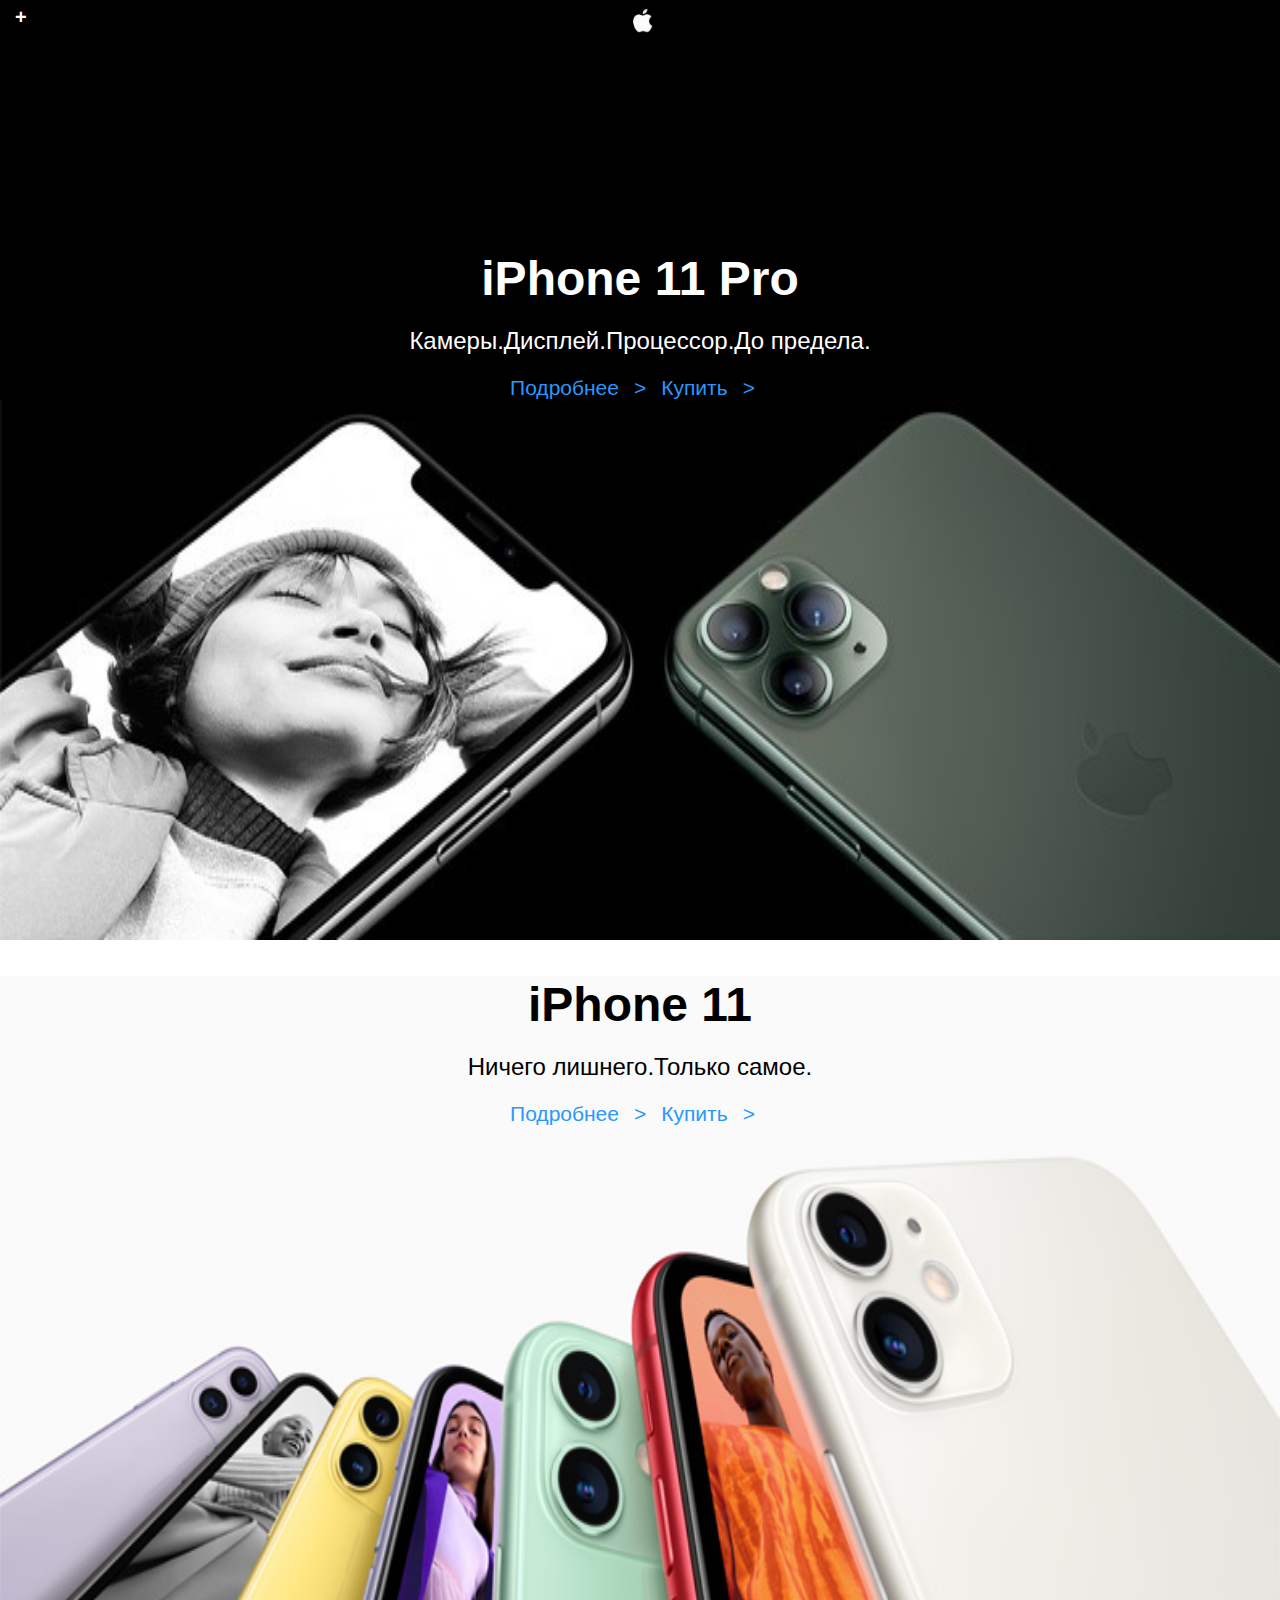
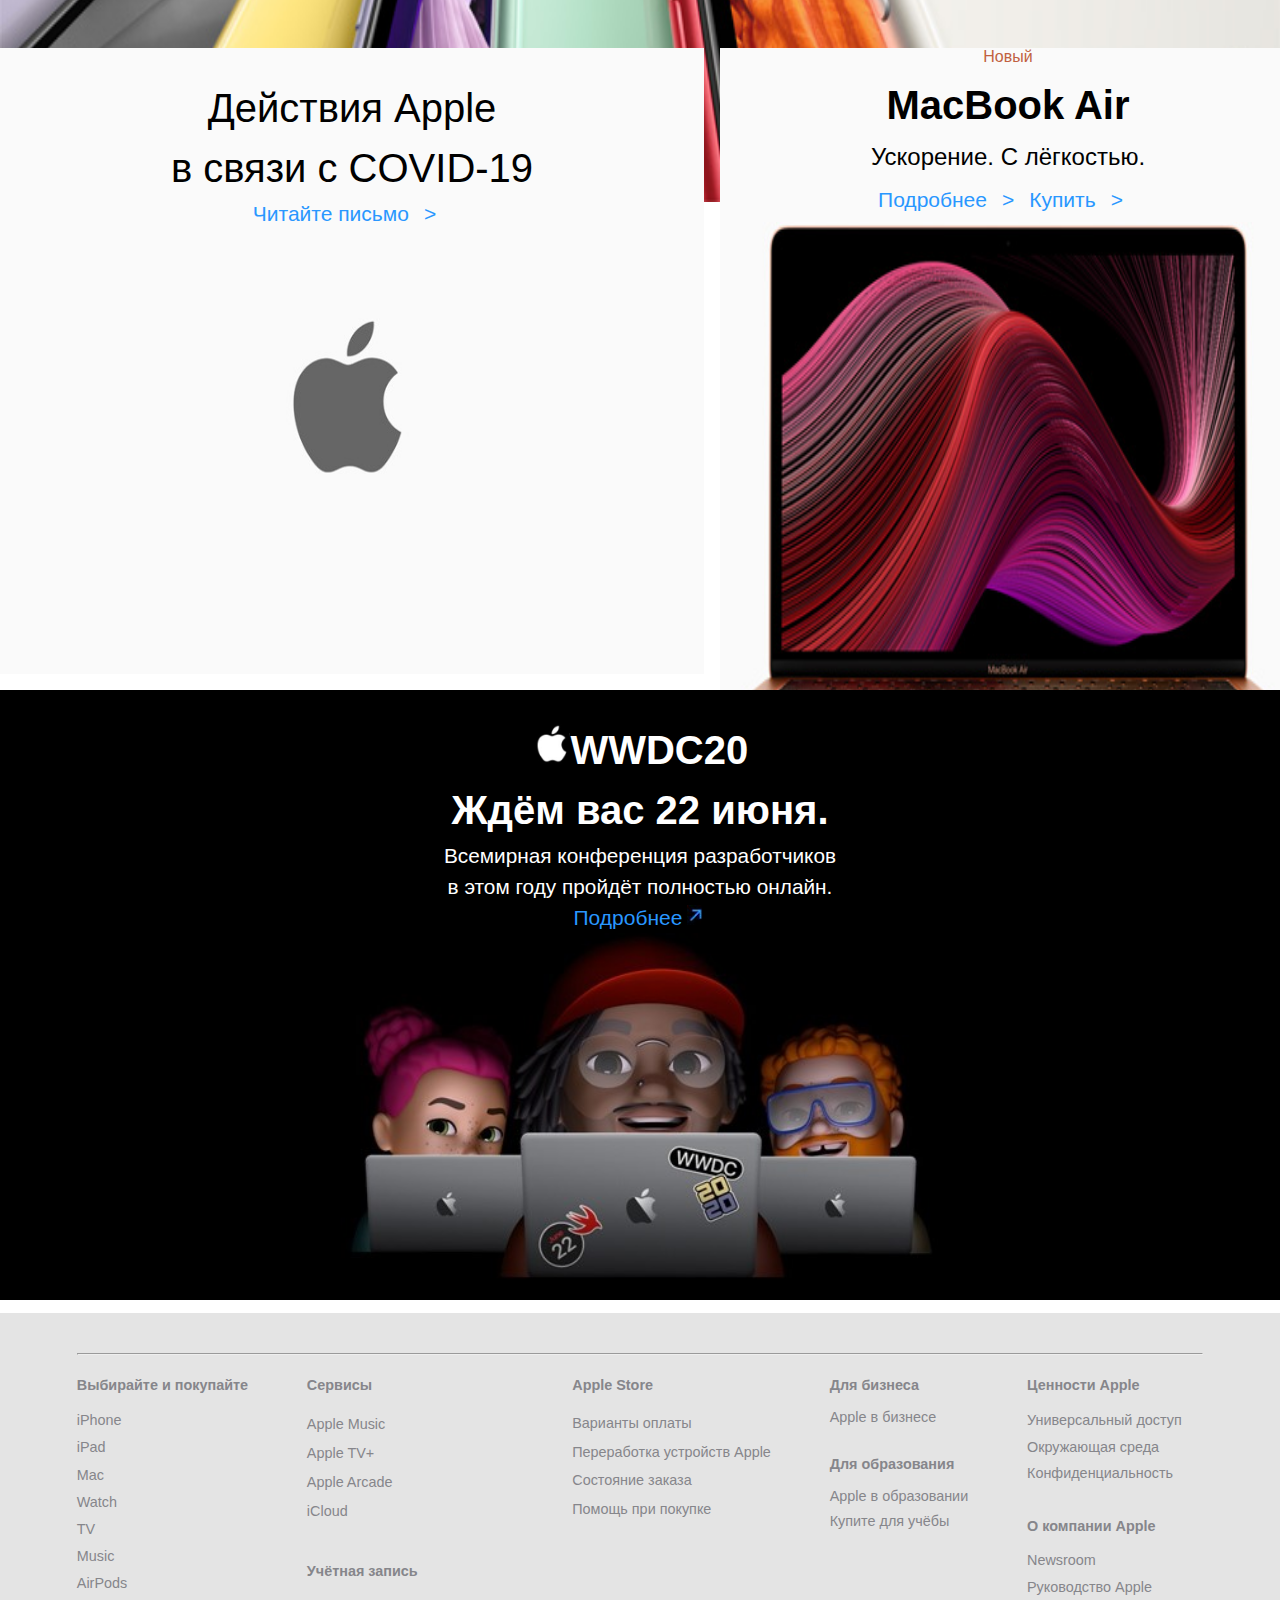
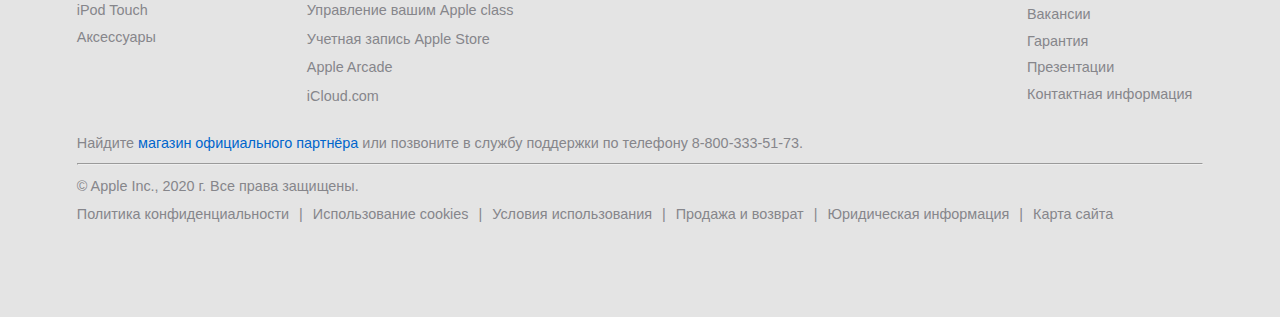
<file: index.html>
<!DOCTYPE HTML>
<html>
<head>
  <title>Apple</title>
  <link rel="shortcut icon" type="image/x-icon" href="images/favicon.png">
  <meta name="viewport" content="width=device-width, initial-scale=1">
  <meta charset="UTF-8">
  <link rel="stylesheet" href="main_css.css">
  <script src="main_script.js" defer></script>
  <script src="https://ajax.googleapis.com/ajax/libs/jquery/3.3.1/jquery.min.js"s></script>
  </head>
  <body>

    <div class="document-wrap">

      <header>
        <div class="header-wrap">
          <a href="#" style="width: 30px; text-decoration: none; height: 28px" onclick="openMenu()" style="text-decoration: none;"> <span class="menu__button">+</span></a>
      <div class="header">
      <a href="index.html"><img class="logo" src="images/logo.jpg"></a>
      </div>
      </div>
      
      <!--МЕНЮ  МЕНЮ  МЕНЮ  МЕНЮ  МЕНЮ  МЕНЮ  МЕНЮ  МЕНЮ  МЕНЮ  МЕНЮ  МЕНЮ  МЕНЮ-->
          <ul class="menu">
                <ul class="submenu">
                  <li class="submenu__item"><a href="#" class="submenu__link" onclick="subsubmenu1()"><span class="submenu__title">iPhone</span></a>
                    <ul class="subsubmenu subsubmenu__first">
                      <li><a href="iPhone_11_pro/iphone11pro.html" class="subsubmenu__link"><span class="subsubmenu__title">iPhone 11 Pro</span></a></li>
                      <li><a href="iPhone_11/iphone11.html" class="subsubmenu__link"><span class="subsubmenu__title">iPhone 11</span></a></li>
                      <li><a href="iPhone_XR/iphoneXR.html" class="subsubmenu__link"><span class="subsubmenu__title">iPhone XR</span></a></li>
                      <li><a href="iPhone_SE/iphoneSE.html" class="subsubmenu__link"><span class="subsubmenu__title">iPhone SE</span></a></li>
                    </ul>
                  </li>
      
                  <li class="submenu__item"><a href="#" class="submenu__link" onclick="subsubmenu2()"><span class="submenu__title">iPad</span></a>
                    <ul class="subsubmenu subsubmenu__second">
                      <li><a href="#" class="subsubmenu__link"><span class="subsubmenu__title">iPad Pro</span></a></li>
                      <li><a href="#" class="subsubmenu__link"><span class="subsubmenu__title">iPad Air</span></a></li>
                      <li><a href="#" class="subsubmenu__link"><span class="subsubmenu__title">iPad</span></a></li>
                      <li><a href="#" class="subsubmenu__link"><span class="subsubmenu__title">iPad mini</span></a></li>
                    </ul>
                  </li>
      
                  <li class="submenu__item"><a href="#" class="submenu__link" onclick="subsubmenu3()"><span class="submenu__title">Mac</span></a>
                    <ul class="subsubmenu subsubmenu__third">
                      <li><a href="#" class="subsubmenu__link"><span class="subsubmenu__title">Macbook Air</span></a></li>
                      <li><a href="#" class="subsubmenu__link"><span class="subsubmenu__title">Macbook Pro 13"</span></a></li>
                      <li><a href="#" class="subsubmenu__link"><span class="subsubmenu__title">iMac Pro</span></a></li>
                      <li><a href="#" class="subsubmenu__link"><span class="subsubmenu__title">Mac Pro</span></a></li>
                    </ul>
                  </li>
                </ul>
              </ul>
      
      <!--МЕНЮ  МЕНЮ  МЕНЮ  МЕНЮ  МЕНЮ  МЕНЮ  МЕНЮ  МЕНЮ  МЕНЮ  МЕНЮ  МЕНЮ  МЕНЮ-->
      
      </header>
      
















<!--CONTENT  CONTENT  CONTENT  CONTENT  CONTENT  CONTENT  CONTENT  CONTENT-->
<main>

<div class="content-wrap">
  <div class="content">
    <div class="iphone11Pro">
      <div class="iphone11Pro__labels-wrap">
      <div class="iphone11Pro__labels">
<span class="iphone11Pro__title">iPhone 11 Pro</span><br>
<span class="iphone11Pro__description">Камеры.Дисплей.Процессор.До предела.</span><br>

<div class="block-links">
<a href="iPhone_11_pro/iphone11pro.html" class="block-links__first">Подробнее</a>
<a href="iPhone_11_pro/iphone11pro.html" class="block-links__second">Купить</a>
</div>

</div>


    <img src="images/main/iphone11pro/iphone11pro_small-new.jpg" class="iphone11Pro__img"></img>
  </div>
</div>

  <div class="iphone11">
    <div class="iphone11__labels-wrap">
    <div class="iphone11__labels">
      <span class="iphone11__title">iPhone 11</span><br>
      <span class="iphone11__description">Ничего лишнего.Только самое.</span><br>


    <div class="block-links">
    <a href="iPhone_11/iphone11.html" class="block-links__first">Подробнее</a>
    <a href="iPhone_11/iphone11.html" class="block-links__second">Купить</a>
    </div>
  </div>
</div>

  <img src="images/main/iphone11/iphone11_small.jpg" class="iphone11_img"></img>
  </div>


<div class="content-2columns__wrap">
<div class="content-2columns__item covid19">
  <div class="covid19__labels-wrap">
  <div class="covid19__labels">
    <span class="covid19__title">Действия Apple<br>в связи с COVID-19</span>
    <div class="block-links"><a href="#" class="block-links__first">Читайте письмо</a></div>
  </div>
</div>

  <img src="images/main/covid-19/covid19_small1.jpg" class="covid19_img" width="100%" height="100%"></img>
</div>




<div class="content-2columns__item">
  <div class="macbook-labels-wrap">
<div class="labelsForMacbookAir">
  <span class="label_NEW_for_macbookAir">Новый</span><br>
  <span class="macbookAir_title">MacBook Air</span><br>
  <span class="macbookAir_description">Ускорение. С лёгкостью.</span><br>

  <div class="block-links">
  <a href="#" class="block-links__first">Подробнее</a>
  <a href="#" class="block-links__second">Купить</a>
  </div>
</div>
</div>

<img src="images/main/macbookAir/macbookAir_large.jpg" class="macbookAir_large" width="100%" height="100%">

</div>

</div>


<div class="wwdc">
  <div class="wwdc-wrap">
    <div class="wwdc-labels">
      <span class="wwdc-label label-wwdc20"><img src="./images/main/wwdc/wwdc-apple-logo.JPG" class="wwdc__apple-logo">WWDC20</span><br>
      <span class="wwdc-label june22">Ждём вас 22 июня.</span><br>
      <span class="wwdc-label label-wwdc-description">Всемирная конференция разработчиков<br>в этом году пройдёт полностью онлайн.</span><br>
    <a href="wwdc/wwdc.html" class="block-links__wwdc wwdc-detailed">Подробнее</a><img src="./images/main/wwdc/wwdc-arrow.jpg" class="wwdc__arrow-img">
    </div>
  
  
  <img src="./images/main/wwdc/wwdc-medium.jpg" class="wwdc-img" alt="WWDC-2020">
  </div>
</div>

</div>
</div>

</main>

<!--CONTENT  CONTENT  CONTENT  CONTENT  CONTENT  CONTENT  CONTENT  CONTENT-->













<!--FOOTER    FOOTER   FOOTER   FOOTER   FOOTER   FOOTER   FOOTER   FOOTER-->
<footer>

  <div class="footer">
  
  <hr style="margin: 0.1% 0 2% 0; color: #515154">
  
  <div class="footer__wrap">
    <div class="footer-column__first">
    <ul>
      <li class="footer-title">Выбирайте и покупайте
      <li class="footer__item"><a href="#" class="footer__link">iPhone</a>
        <li class="footer__item"><a href="#" class="footer__link">iPad</a>
          <li class="footer__item"><a href="#" class="footer__link">Mac</a>
            <li class="footer__item"><a href="#" class="footer__link">Watch</a>
              <li class="footer__item"><a href="#" class="footer__link">TV</a>
                <li class="footer__item"><a href="#" class="footer__link">Music</a>
                  <li class="footer__item"><a href="#" class="footer__link">AirPods</a>
                    <li class="footer__item"><a href="#" class="footer__link">iPod Touch</a>
                      <li class="footer__item"><a href="#" class="footer__link">Аксессуары</a>
  
    </ul>
  </div>
  
  
  
  <div class="footer-column__second">
    <ul>
      <li class="footer-title">Сервисы
      <li class="footer__item"><a href="#" class="footer__link">Apple Music</a>
        <li class="footer__item"><a href="#" class="footer__link">Apple TV+</a>
          <li class="footer__item"><a href="#" class="footer__link">Apple Arcade</a>
            <li class="footer__item__last-item"><a href="#" class="footer__link">iCloud</a>
    </ul>
  
  
    <ul>
      <li class="footer-title">Учётная запись
      <li class="footer__item"><a href="#" class="footer__link">Управление вашим Apple class</a>
        <li class="footer__item"><a href="#" class="footer__link">Учетная запись Apple Store</a>
          <li class="footer__item"><a href="#" class="footer__link">Apple Arcade</a>
            <li class="footer__item"><a href="#" class="footer__link">iCloud.com</a>
    </ul>
  </div>
  
  
  
  <div class="footer-column__third">
    <ul>
      <li class="footer-title">Apple Store
      <li class="footer__item"><a href="#" class="footer__link">Варианты оплаты</a>
        <li class="footer__item"><a href="#" class="footer__link">Переработка устройств Apple</a>
          <li class="footer__item"><a href="#" class="footer__link">Состояние заказа</a>
            <li class="footer__item"><a href="#" class="footer__link">Помощь при покупке</a>
    </ul>
  </div>
  
  
  
  <div class="footer-column__fourth">
    <ul>
      <li class="footer-title">Для бизнеса
      <li class="footer__item__last-item"><a href="#" class="footer__link">Apple в бизнесе</a>
    </ul>
  
  
  
  
    <ul>
      <li class="footer-title">Для образования
      <li class="footer__item"><a href="#" class="footer__link">Apple в образовании</a>
        <li class="footer__item"><a href="#" class="footer__link">Купите для учёбы</a>
              <!--tnzimanina@mail.ru-->
    </ul>
  </div>
  
  
  <div class="footer-column__fifth">
    <ul>
      <li class="footer-title">Ценности Apple
      <li class="footer__item"><a href="#" class="footer__link">Универсальный доступ</a>
        <li class="footer__item"><a href="#" class="footer__link">Окружающая среда</a>
          <li class="footer__item__last-item"><a href="#" class="footer__link">Конфиденциальность</a>
    </ul>
  
  
  
  
    <ul>
      <li class="footer-title">О компании Apple
      <li class="footer__item"><a href="#" class="footer__link">Newsroom</a>
        <li class="footer__item"><a href="#" class="footer__link">Руководство Apple</a>
          <li class="footer__item"><a href="#" class="footer__link">Вакансии</a>
            <li class="footer__item"><a href="#" class="footer__link">Гарантия</a>
              <li class="footer__item"><a href="#" class="footer__link">Презентации</a>
                <li class="footer__item"><a href="#" class="footer__link">Контактная информация</a>
    </ul>
  </div>
  
  </div>
  <br>
  <span class="footer-label">Найдите <a href="#" class="footer__link__blue">магазин официального партнёра</a> или позвоните в службу поддержки по телефону 8‑800‑333‑51‑73.</span>
  <hr style="margin: 1% 0 1% 0; color: #515154">
  
  <span class="footer-label">© Apple Inc., 2020 г. Все права защищены.</span>
  
  
  <div style="margin: 1% 0 5% 0">
  <ul class="footer-row">
    <li class="footer-row__item"><a href="#" class="footer-row__link">Политика конфиденциальности<span class="footer-row__separator">|</span></a>
      <li class="footer-row__item"><a href="#" class="footer-row__link"> Использование cookies<span class="footer-row__separator">|</span></a>
        <li class="footer-row__item"><a href="#" class="footer-row__link"> Условия использования<span class="footer-row__separator">|</span></a>
          <li class="footer-row__item"><a href="#" class="footer-row__link"> Продажа и возврат<span class="footer-row__separator">|</span></a>
            <li class="footer-row__item"><a href="#" class="footer-row__link"> Юридическая информация<span class="footer-row__separator">|</span></a>
              <li class="footer-row__item"><a href="#" class="footer-row__link"> Карта сайта</a>
  </ul>
  </div>
  </div>
  
  <!--FOOTER    FOOTER   FOOTER   FOOTER   FOOTER   FOOTER   FOOTER   FOOTER-->
  
  
  
  
  
  
  
  
  
  
  
  
  
  
  
  
  <!--FOOTER_MOBILE  FOOTER_MOBILE  FOOTER_MOBILE  FOOTER_MOBILE  FOOTER_MOBILE-->
  
  <div class="footer-mobile">
  <hr style="color: #515154">
  <div class="footer-mobile__wrap">
    <ul class="footer-mobile__accordeon">
      <li class="footer-mobile__item"><span class="footer-mobile__title">Выбирайте и покупайте</span><span class="footer-mobile__plus">+</span></li>
        <ul class="footer-mobile__column">
          <li class="footer-mobile__element"><a href="#" class="footer-mobile__link">Mac</a></li>
          <li class="footer-mobile__element"><a href="#" class="footer-mobile__link">iPad</a></li>
          <li class="footer-mobile__element"><a href="#" class="footer-mobile__link">iPhone</a></li>
          <li class="footer-mobile__element"><a href="#" class="footer-mobile__link">Watch</a></li>
          <li class="footer-mobile__element"><a href="#" class="footer-mobile__link">TV</a></li>
          <li class="footer-mobile__element"><a href="#" class="footer-mobile__link">Music</a></li>
          <li class="footer-mobile__element"><a href="#" class="footer-mobile__link">AirPods</a></li>
          <li class="footer-mobile__element"><a href="#" class="footer-mobile__link">iPod Touch</a></li>
          <li class="footer-mobile__element"><a href="#" class="footer-mobile__link">Аксессуары</a></li>
        </ul>
      <hr style="color: #515154">
  
      <li class="footer-mobile__item"><span class="footer-mobile__title">Сервисы</span><span class="footer-mobile__plus">+</span></li>
        <ul class="footer-mobile__column">
          <li class="footer-mobile__element"><a href="#" class="footer-mobile__link">Apple Music</a></li>
          <li class="footer-mobile__element"><a href="#" class="footer-mobile__link">Apple TV+</a></li>
          <li class="footer-mobile__element"><a href="#" class="footer-mobile__link">Apple Arcade</a></li>
          <li class="footer-mobile__element"><a href="#" class="footer-mobile__link">iCloud</a></li>
        </ul>
      <hr style="color: #515154">
  
      <li class="footer-mobile__item"><span class="footer-mobile__title">Учётная запись</span><span class="footer-mobile__plus">+</span></li>
        <ul class="footer-mobile__column">
          <li class="footer-mobile__element"><a href="#" class="footer-mobile__link">Управление вашим Apple class</a></li>
          <li class="footer-mobile__element"><a href="#" class="footer-mobile__link">Учётная запись Apple Store</a></li>
          <li class="footer-mobile__element"><a href="#" class="footer-mobile__link">iCloud.com</a></li>
        </ul>
      <hr style="color: #515154">
  
      <li class="footer-mobile__item"><span class="footer-mobile__title">Apple Store</span><span class="footer-mobile__plus">+</span></li>
        <ul class="footer-mobile__column">
          <li class="footer-mobile__element"><a href="#" class="footer-mobile__link">Варианты оплаты</a></li>
          <li class="footer-mobile__element"><a href="#" class="footer-mobile__link">Переработка устройств Apple</a></li>
          <li class="footer-mobile__element"><a href="#" class="footer-mobile__link">Состояние заказа</a></li>
          <li class="footer-mobile__element"><a href="#" class="footer-mobile__link">Помощь при покупке</a></li>
        </ul>
      <hr style="color: #515154">
  
      <li class="footer-mobile__item"><span class="footer-mobile__title">Для бизнеса</span><span class="footer-mobile__plus">+</span></li>
        <ul class="footer-mobile__column">
          <li class="footer-mobile__element"><a href="#" class="footer-mobile__link">Apple в бизнесе</a></li>
        </ul>
      <hr style="color: #515154; margin-top: 0.1%">
  
      <li class="footer-mobile__item"><span class="footer-mobile__title">Для образования</span><span class="footer-mobile__plus">+</span></li>
        <ul class="footer-mobile__column">
          <li class="footer-mobile__element"><a href="#" class="footer-mobile__link">Apple в образовании</a></li>
          <li class="footer-mobile__element"><a href="#" class="footer-mobile__link">Купите для учёбы</a></li>
        </ul>
      <hr style="color: #515154; margin-top: 0.1%">
  
      <li class="footer-mobile__item"><span class="footer-mobile__title">Ценности Apple</span><span class="footer-mobile__plus">+</span></li>
        <ul class="footer-mobile__column">
          <li class="footer-mobile__element"><a href="#" class="footer-mobile__link">Универсальный доступ</a></li>
          <li class="footer-mobile__element"><a href="#" class="footer-mobile__link">Окружающая среда</a></li>
          <li class="footer-mobile__element"><a href="#" class="footer-mobile__link">Конфиденциальность</a></li>
        </ul>
      <hr style="color: #515154">
  
      <li class="footer-mobile__item"><span class="footer-mobile__title">О компании Apple</span><span class="footer-mobile__plus">+</span></li>
        <ul class="footer-mobile__column">
          <li class="footer-mobile__element"><a href="#" class="footer-mobile__link">Newsroom</a></li>
          <li class="footer-mobile__element"><a href="#" class="footer-mobile__link">Руководство Apple</a></li>
          <li class="footer-mobile__element"><a href="#" class="footer-mobile__link">Вакансии</a></li>
          <li class="footer-mobile__element"><a href="#" class="footer-mobile__link">Гарантия</a></li>
          <li class="footer-mobile__element"><a href="#" class="footer-mobile__link">Презентации</a></li>
          <li class="footer-mobile__element"><a href="#" class="footer-mobile__link">Контактная информация</a></li>
        </ul>
      </ul>
      <hr style="color: #515154">
      <span class="footer-mobile__labels">Найдите <a href="#" class="footer__link__blue">магазин официального партнёра</a> или позвоните в службу поддержки по телефону 8‑800‑333‑51‑73.</span>
  <span class="footer-mobile__labels">© Apple Inc., 2020 г. Все права защищены.</span>
  
  
  <div style="margin: 5% 0 15% 0">
  <ul class="footer-mobile__row">
    <li class="footer-row__item"><a href="#" class="footer-row__link">Политика конфиденциальности<span class="footer-row__separator">|</span></a><br>
      <li class="footer-row__item"><a href="#" class="footer-row__link"> Использование cookies<span class="footer-row__separator">|</span></a>
        <li class="footer-row__item"><a href="#" class="footer-row__link"> Условия использования<span class="footer-row__separator">|</span></a><br>
          <li class="footer-row__item"><a href="#" class="footer-row__link"> Продажа и возврат<span class="footer-row__separator">|</span></a>
            <li class="footer-row__item"><a href="#" class="footer-row__link"> Юридическая информация<span class="footer-row__separator">|</span></a><br>
              <li class="footer-row__item"><a href="#" class="footer-row__link"> Карта сайта</a>
  </ul>
  </div>
  
    
  </div>
  </div>
  
  </footer>
  <!--FOOTER_MOBILE  FOOTER_MOBILE  FOOTER_MOBILE  FOOTER_MOBILE  FOOTER_MOBILE-->
  
  
  
  
  
  </div>
  
  
    </body>
    </html>
</file>
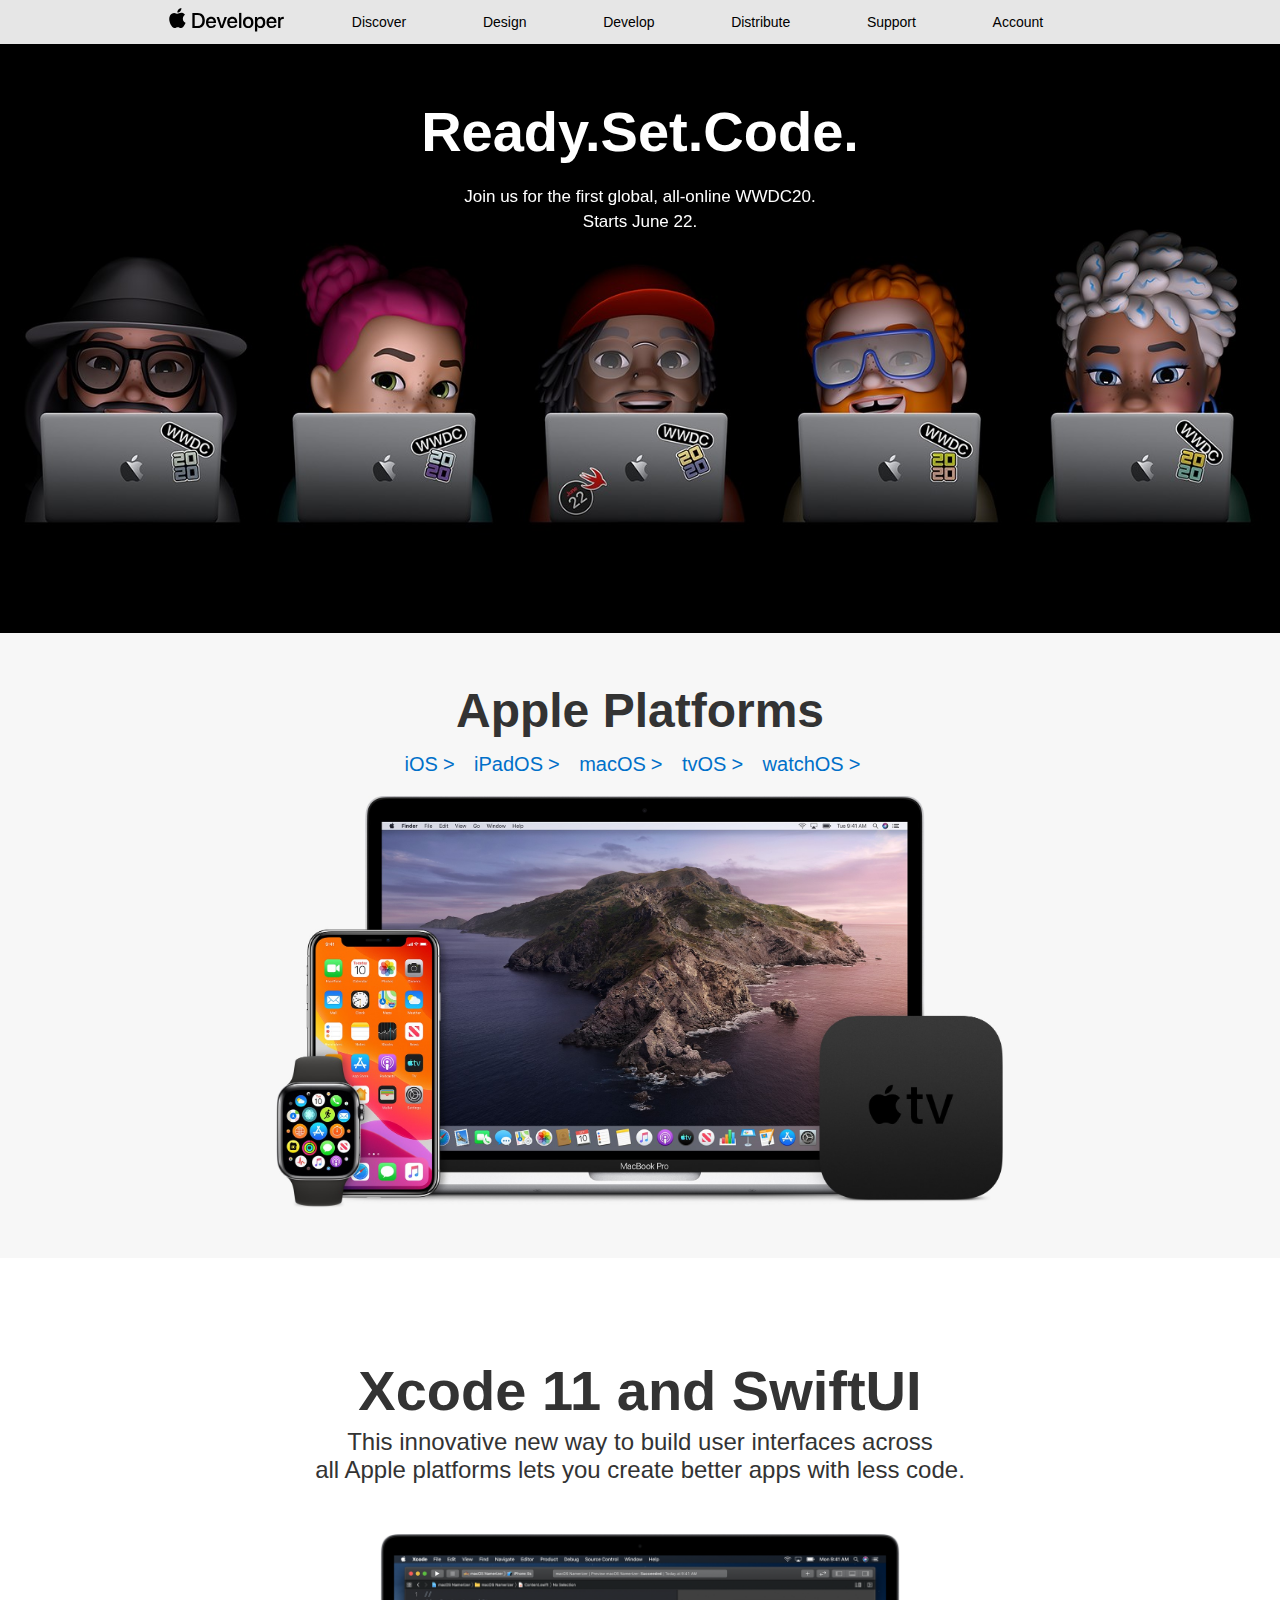
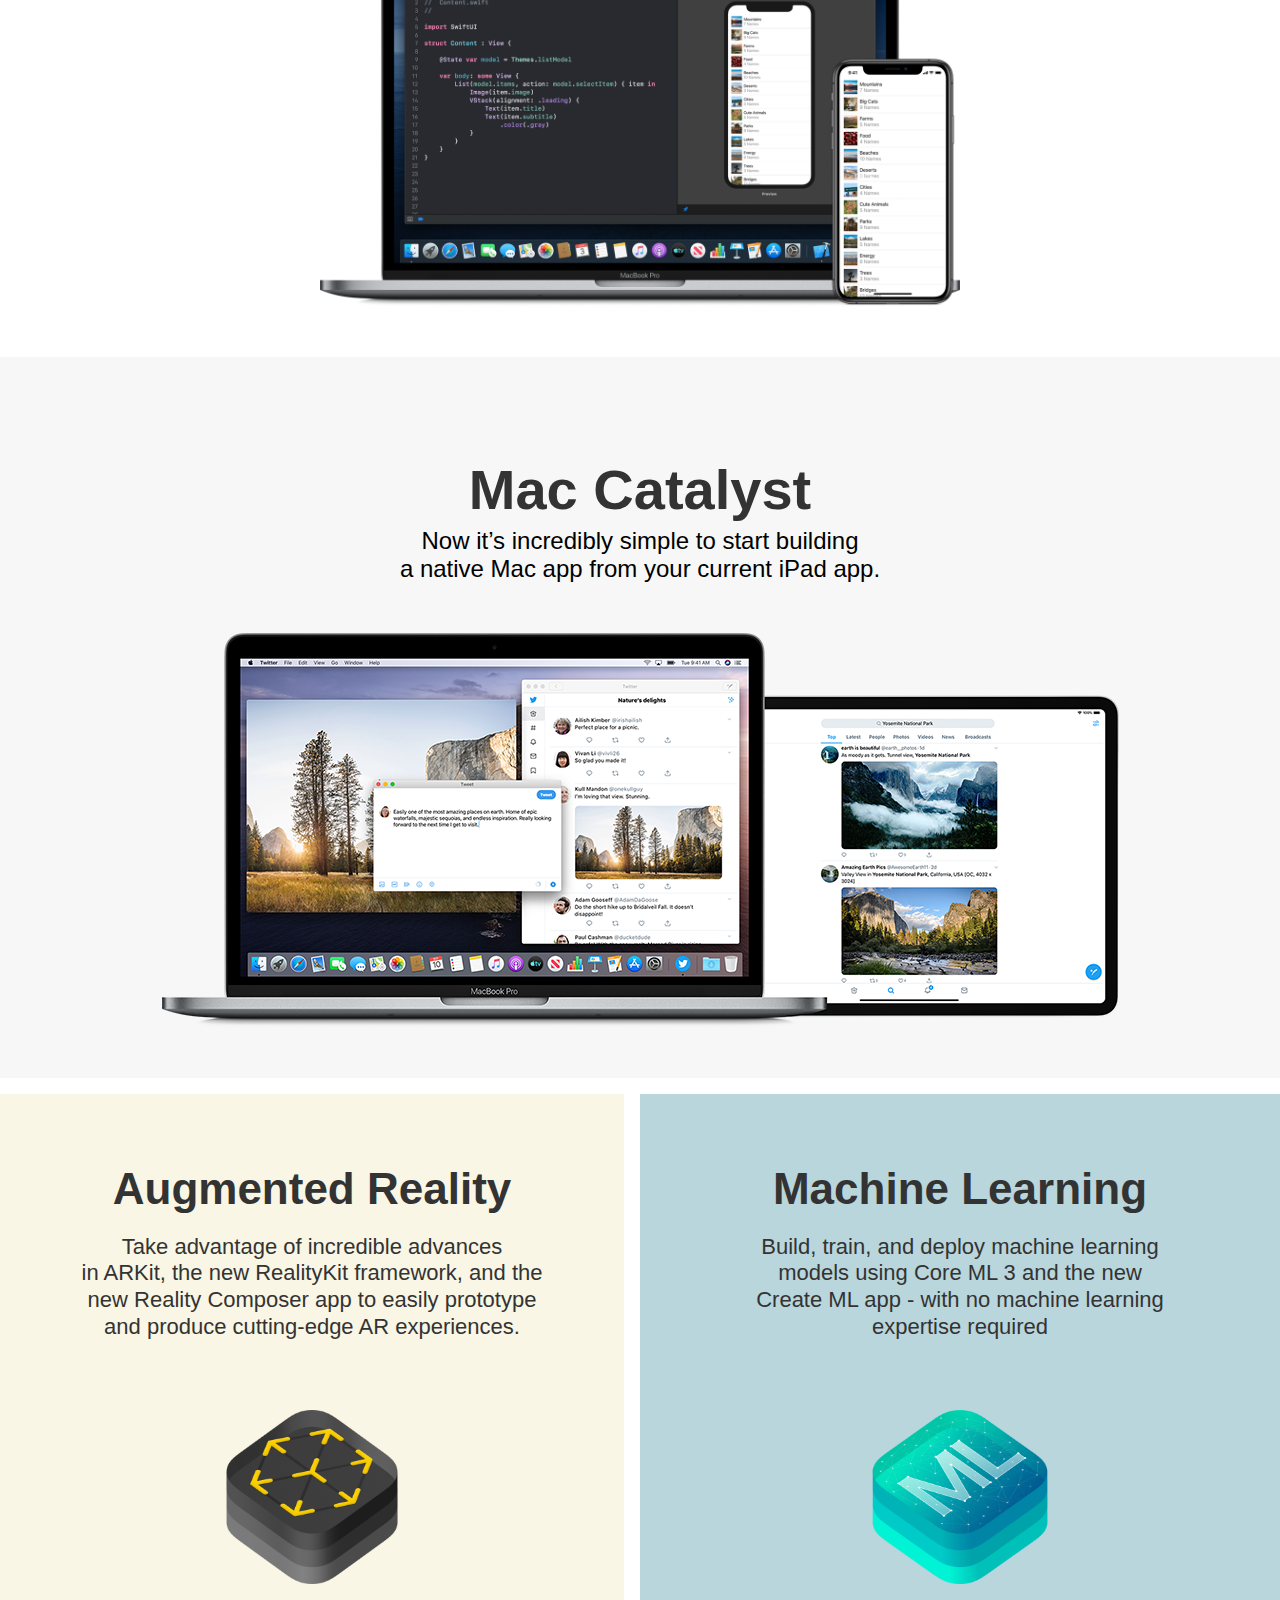
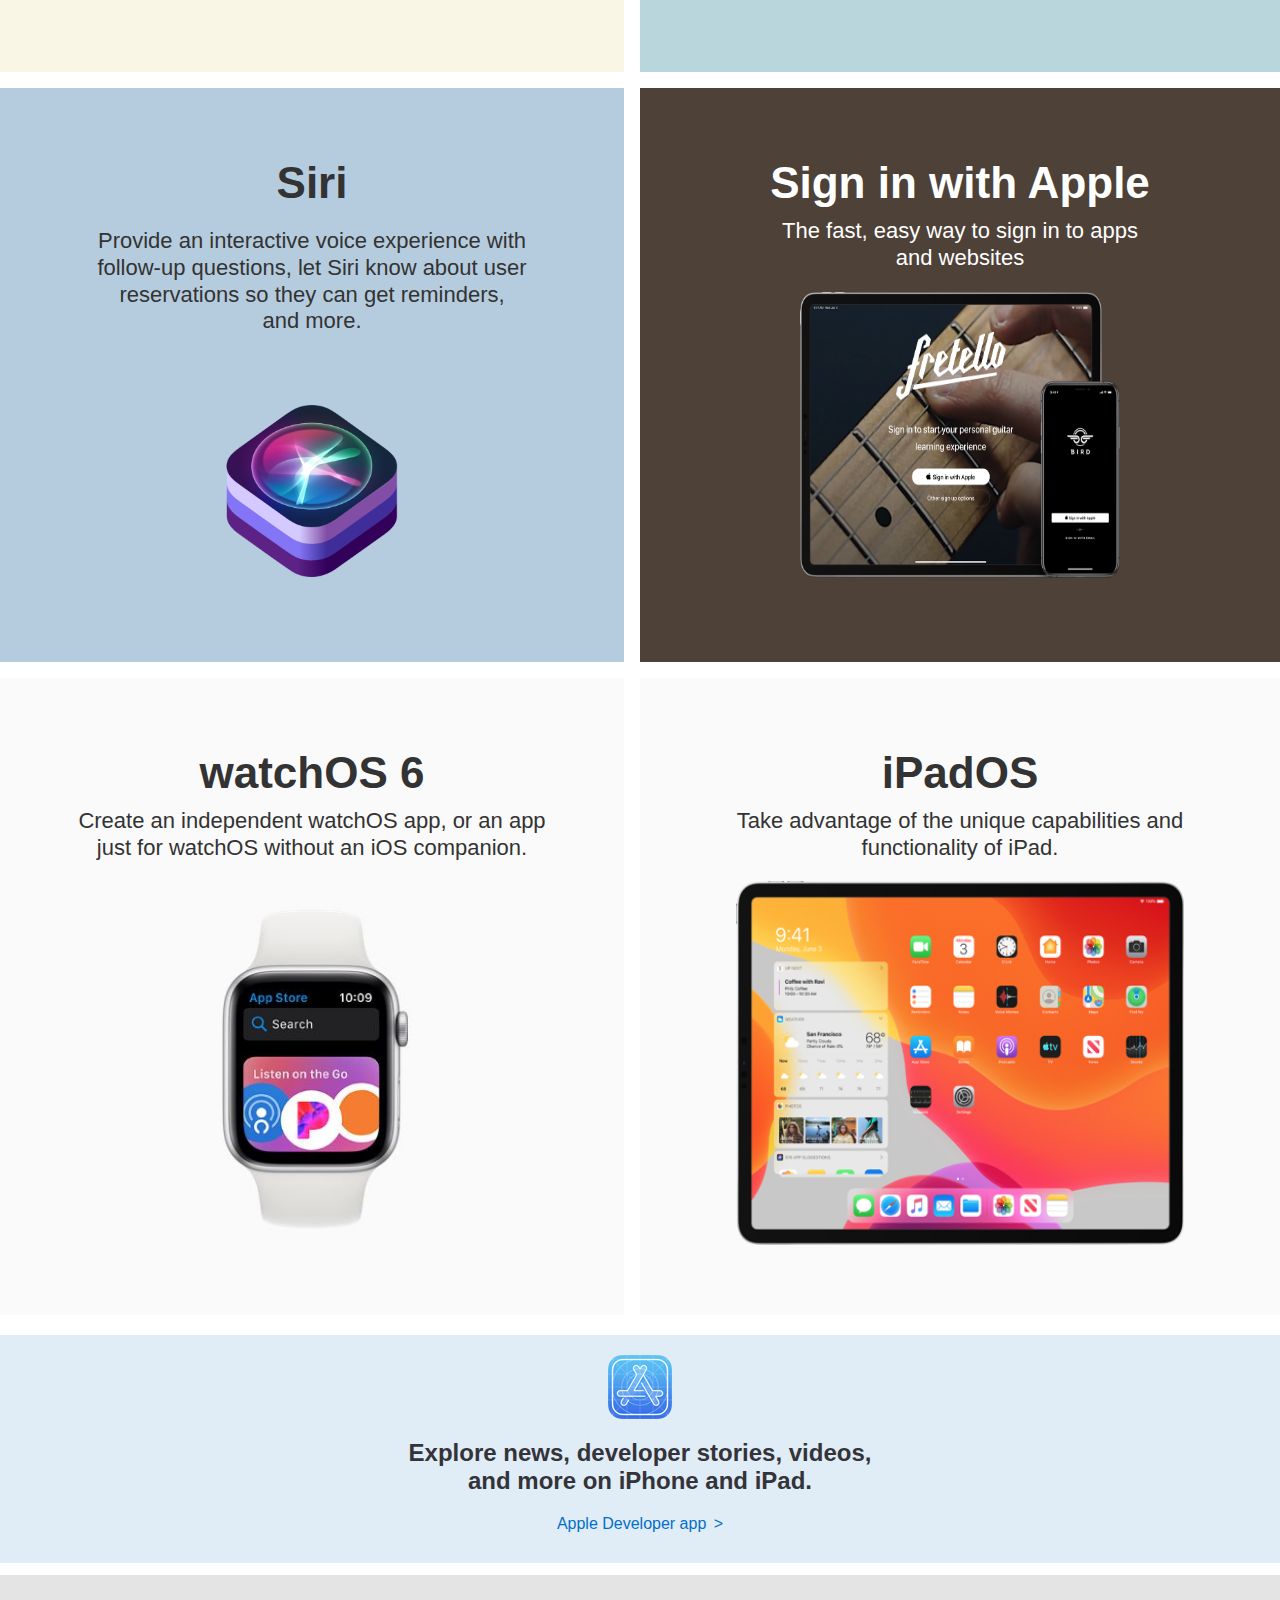
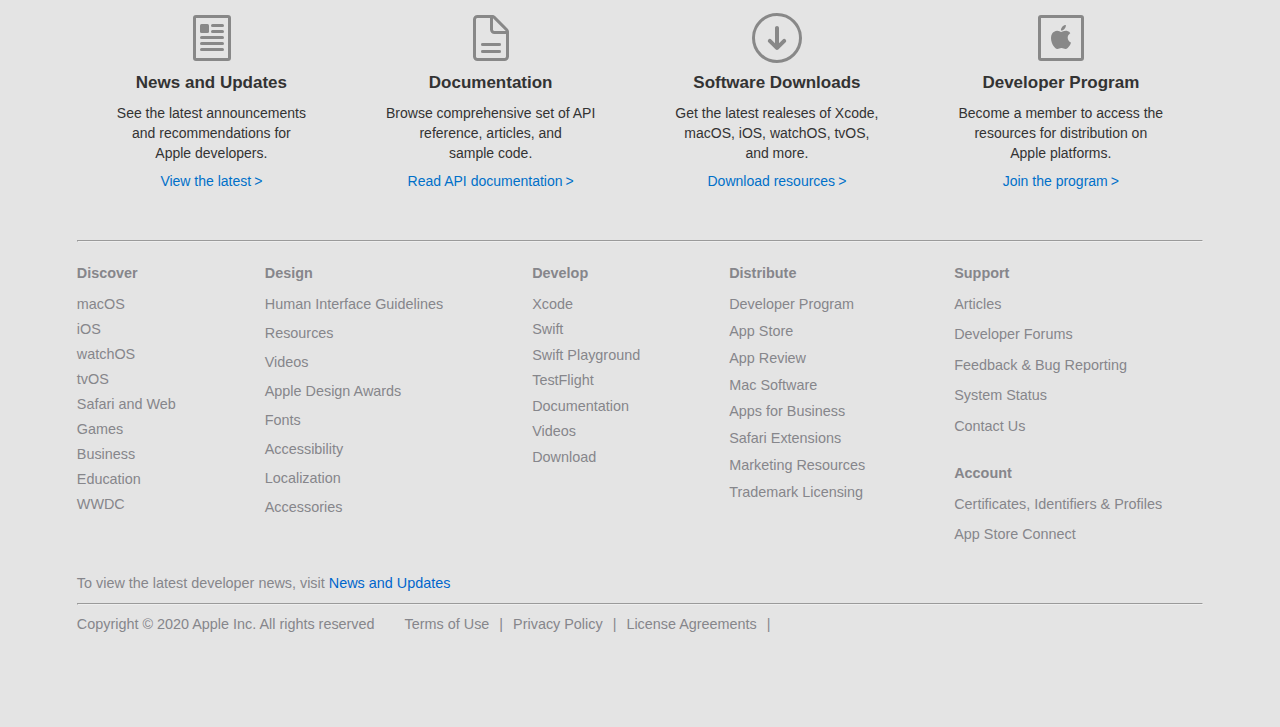
<file: wwdc/wwdc.html>
<!DOCTYPE HTML>
<html>
<head>
  <title>Apple Developer</title>
  <link rel="shortcut icon" type="image/x-icon" href="../images/favicon.png">
  <meta name="viewport" content="width=device-width, initial-scale=1">
  <meta charset="UTF-8">
  <link rel="stylesheet" href="wwdc_css.css">
  <script src="wwdc_script.js" defer></script>
  <script src="https://ajax.googleapis.com/ajax/libs/jquery/3.3.1/jquery.min.js"></script>
  </head>
  <body>


<div class="document-wrap">

<header>
<div class="header">


<!--МЕНЮ  МЕНЮ  МЕНЮ  МЕНЮ  МЕНЮ  МЕНЮ  МЕНЮ  МЕНЮ  МЕНЮ  МЕНЮ  МЕНЮ  МЕНЮ-->

  <a href="./wwdc.html"><img class="logo" src="../images/wwdc/apple-developer.svg"></a>

  <ul class="menu">
       <a href="#" class="menu__link"><li class="menu__item">Discover</li></a>
       <a href="#" class="menu__link"><li class="menu__item">Design</li></a>
       <a href="#" class="menu__link"><li class="menu__item">Develop</li></a>
       <a href="#" class="menu__link"><li class="menu__item">Distribute</li></a>
       <a href="#" class="menu__link"><li class="menu__item">Support</li></a>
       <a href="#" class="menu__link"><li class="menu__item">Account</li></a>
  </ul>

<!--МЕНЮ  МЕНЮ  МЕНЮ  МЕНЮ  МЕНЮ  МЕНЮ  МЕНЮ  МЕНЮ  МЕНЮ  МЕНЮ  МЕНЮ  МЕНЮ-->


</div>




<div class="header-mobile">
<div class="header-wrap">
  <span class="header__button">+</span>
<div class="header headerMobile" >
  <a href="./wwdc.html"><img class="logo" src="../images/wwdc/apple-developer.svg"></a>
</div>
</div>
</div>
<div class="menu-mobile-block">
  <div class="menu-mobile-wrap">
    <ul class="menu-mobile">
      <a href="#" class="menu__link--first-link"><li class="menu__item">Discover</li>
      </a>
     
      <a href="#" class="menu__link"><li class="menu__item">Design</li>
      </a>

      <a href="#" class="menu__link"><li class="menu__item">Develop</li>
      </a>

      <a href="#" class="menu__link"><li class="menu__item">Distribute</li>
      </a>

      <a href="#" class="menu__link"><li class="menu__item">Support</li>
      </a>

      <a href="#" class="menu__link menu__link--last-link"><li class="menu__item menu__item--last-item">Account</li>
      </a>

 </ul>

  </div>
</div>

</header>









<!--CONTENT  CONTENT  CONTENT  CONTENT  CONTENT  CONTENT  CONTENT  CONTENT-->
<main>

<div class="content-wrap">

  <div class="wwdc">
    <div class="wwdc-labels">
      <span class="wwdc-label wwdc__title">Ready.Set.Code.</span>

        <div class="wwdc__description">
        <span class="wwdc-label wwdc__description-label">Join us for the first global, all-online WWDC20.</span>
        <span class="wwdc-label wwdc__description-label">Starts June 22.</span>
      </div>
    </div>

    <img src="../images/wwdc/apple-heroes-small.jpg" alt="wwdc-2020" class="wwdc__img">
    <img src="../images/wwdc/apple-heroes-mobile.jpg" alt="wwdc-2020" class="wwdc__img--mobile">

  </div>



<div class="apple-platforms-wrapper">
<div class="apple-platforms">
  <span class="apple-platforms__title">Apple Platforms</span>
  <div class="apple-platforms__links-block">
    <a href="#" class="apple-platforms__link">iOS</a>
    <a href="#" class="apple-platforms__link">iPadOS</a>
    <a href="#" class="apple-platforms__link">macOS</a>
    <a href="#" class="apple-platforms__link">tvOS</a>
    <a href="#" class="apple-platforms__link">watchOS</a>
  </div>
  <img src="../images/wwdc/apple-platforms.jpg" alt="photo" class="apple-platforms__img">
  <img src="../images/wwdc/apple-platforms--mobile.jpg" alt="photo" class="apple-platforms__img_mobile">

</div>
</div>

<div class="xcode-wrapper">
  <div class="xcode">
    <span class="xcode__title">
      Xcode 11 and SwiftUI
    </span>
    <div class="xcode__description-block">
    <span class="xcode__description">
      This innovative new way to build user interfaces across
    </span>
    <span class="xcode__description">
      all Apple platforms lets you create better apps with less code.
    </span>
  </div>

    <img src="../images/wwdc/xcode11.png" alt="photo" class="xcode__img">
  </div>
</div>

<div class="mac-catalyst-wrapper">
  <div class="mac-catalyst">
    <span class="mac-catalyst__title">
      Mac Catalyst
    </span>
    
    <div class="mac-catalyst__description-block">
      <span class="mac-catalyst__description">
        Now it’s incredibly simple to start building
      </span>
      <span class="mac-catalyst__description">
        a native Mac app from your current iPad app.
      </span>
    </div>

    <img src="../images/wwdc/mac-catalyst-small.png" alt="" class="mac-catalyst__img">
  </div>
</div>


<div class="grid">

  <div class="augmented-reality">
    <span class="augmented-reality__title">
      Augmented Reality
    </span>

    <div class="augmented-reality__description-block">
      <span class="augmented-reality__description">Take advantage of incredible advances</span>
      <span class="augmented-reality__description">in ARKit, the new RealityKit framework, and the</span>
      <span class="augmented-reality__description">new Reality Composer app to easily prototype</span>
      <span class="augmented-reality__description">and produce cutting-edge AR experiences.</span>
    </div>

    <img src="../images/wwdc/arkit.png" alt="arkit" class="augmented-reality__img">
  </div>


  <div class="machine-learning">
    <span class="machine-learning__title">
      Machine Learning
    </span>

    <div class="machine-learning__description-block">
      <span class="machine-learning__description">Build, train, and deploy machine learning</span>
      <span class="machine-learning__description">models using Core ML 3 and the new</span>
      <span class="machine-learning__description">Create ML app - with no machine learning</span>
      <span class="machine-learning__description">expertise required</span>
    </div>

    <img src="../images/wwdc/machine-learning.png" alt="machine learning" class="machine-learning__img">
  </div>

  <div class="siri">
    <span class="siri__title">
      Siri
    </span>

    <div class="siri__description-block">
      <span class="siri__description">Provide an interactive voice experience with</span>
      <span class="siri__description">follow-up questions, let Siri know about user</span>
      <span class="siri__description">reservations so they can get reminders,</span>
      <span class="siri__description">and more.</span>
    </div>

    <img src="../images/wwdc/siri.png" alt="siri" class="siri__img">
  </div>


  <div class="sign-in">
    <span class="sign-in__title">
      Sign in with Apple
    </span>

    <div class="sign-in__description-block">
      <span class="sign-in__description">The fast, easy way to sign in to apps</span>
      <span class="sign-in__description">and websites</span>
    </div>

    <img src="../images/wwdc/sign-in-with-apple.png" alt="Sign in with Apple" class="sign-in__img">
  </div>

  <div class="watch-os">
    <span class="watch-os__title">
      watchOS 6
    </span>

    <div class="watch-os__description-block">
      <span class="watch-os__description">Create an independent watchOS app, or an app</span>
      <span class="watch-os__description">just for watchOS without an iOS companion.</span>
    </div>

    <img src="../images/wwdc/watch-os.JPG" alt="Sign in with Apple" class="watch-os__img">
  </div>

  <div class="ipad-os">
    <span class="ipad-os__title">
      iPadOS
    </span>

    <div class="ipad-os__description-block">
      <span class="ipad-os__description">Take advantage of the unique capabilities and</span>
      <span class="ipad-os__description">functionality of iPad.</span>
    </div>

    <img src="../images/wwdc/ipad-os-small.png" alt="Sign in with Apple" class="ipad-os__img">
  </div>

</div>


<div class="app-store">
  <img src="../images/wwdc/appstore.png" alt="App Store" class="app-store__img">

  <div class="app-store__description-block">
    <span class="app-store__description">
      Explore news, developer stories, videos,
    </span>
    <span class="app-store__description">
      and more on iPhone and iPad.
    </span>
  </div>

  <a href="#" class="app-store__link">
  Apple Developer app
  </a>
</div>

</div>

</main>

<!--CONTENT  CONTENT  CONTENT  CONTENT  CONTENT  CONTENT  CONTENT  CONTENT-->













<!--FOOTER    FOOTER   FOOTER   FOOTER   FOOTER   FOOTER   FOOTER   FOOTER-->
<footer class="footer-wrap">

  <div class="footer">

    <div class="footer__row">

      <div class="row-block">
        <img src="../images/wwdc/news-and-updates.svg" alt="News and Updates" class="block-icon">
      <span class="block-title">News and Updates</span>

      <div class="description-block">
      <span class="description-string">See the latest announcements</span>
      <span class="description-string">and recommendations for</span>
      <span class="description-string">Apple developers.</span>
    </div>

      <a href="#" class="block-link">View the latest</a>
      </div>

      <div class="row-block">
        <img src="../images/wwdc/documentation.svg" alt="Documentation" class="block-icon">
      <span class="block-title">Documentation</span>

      <div class="description-block">
      <span class="description-string">Browse comprehensive set of API</span>
      <span class="description-string">reference, articles, and</span>
      <span class="description-string">sample code.</span>
    </div>

      <a href="#" class="block-link">Read API documentation</a>
      </div>

      <div class="row-block">
        <img src="../images/wwdc/software-downloads.svg" alt="News and Updates" class="block-icon">
      <span class="block-title">Software Downloads</span>

      <div class="description-block">
      <span class="description-string">Get the latest realeses of Xcode,</span>
      <span class="description-string">macOS, iOS, watchOS, tvOS,</span>
      <span class="description-string">and more.</span>
    </div>

      <a href="#" class="block-link">Download resources</a>
      </div>

      <div class="row-block">
        <img src="../images/wwdc/developer-program.svg" alt="News and Updates" class="block-icon">
      <span class="block-title">Developer Program</span>

      <div class="description-block">
      <span class="description-string">Become a member to access the</span>
      <span class="description-string">resources for distribution on</span>
      <span class="description-string">Apple platforms.</span>
    </div>

      <a href="#" class="block-link">Join the program</a>
      </div>

    </div>
  
  <hr style="margin: 0.1% 0 2% 0; color: #515154">
  
  <div class="footer__wrap">
    <div class="footer-column__first">
    <ul>
      <li class="footer-title">Discover
      <li class="footer__item"><a href="#" class="footer__link">macOS</a>
        <li class="footer__item"><a href="#" class="footer__link">iOS</a>
          <li class="footer__item"><a href="#" class="footer__link">watchOS</a>
            <li class="footer__item"><a href="#" class="footer__link">tvOS</a>
              <li class="footer__item"><a href="#" class="footer__link">Safari and Web</a>
                <li class="footer__item"><a href="#" class="footer__link">Games</a>
                  <li class="footer__item"><a href="#" class="footer__link">Business</a>
                    <li class="footer__item"><a href="#" class="footer__link">Education</a>
                      <li class="footer__item"><a href="#" class="footer__link">WWDC</a>
  
    </ul>
  </div>
  
  
  
  <div class="footer-column__second">
    <ul>
      <li class="footer-title">Design
      <li class="footer__item"><a href="#" class="footer__link">Human Interface Guidelines</a>
        <li class="footer__item"><a href="#" class="footer__link">Resources</a>
          <li class="footer__item"><a href="#" class="footer__link">Videos</a>
            <li class="footer__item"><a href="#" class="footer__link">Apple Design Awards</a>
              <li class="footer__item"><a href="#" class="footer__link">Fonts</a>
                <li class="footer__item"><a href="#" class="footer__link">Accessibility</a>
                  <li class="footer__item"><a href="#" class="footer__link">Localization</a>
                    <li class="footer__item"><a href="#" class="footer__link">Accessories</a>

    </ul>
  </div>
  
  
  
  <div class="footer-column__third">
    <ul>
      <li class="footer-title">Develop
      <li class="footer__item"><a href="#" class="footer__link">Xcode</a>
        <li class="footer__item"><a href="#" class="footer__link">Swift</a>
          <li class="footer__item"><a href="#" class="footer__link">Swift Playground</a>
            <li class="footer__item"><a href="#" class="footer__link">TestFlight</a>
              <li class="footer__item"><a href="#" class="footer__link">Documentation</a>
                <li class="footer__item"><a href="#" class="footer__link">Videos</a>
                  <li class="footer__item"><a href="#" class="footer__link">Download</a>

    </ul>
  </div>
  
  
  
  <div class="footer-column__fourth">
    <ul>
      <li class="footer-title">Distribute
      <li class="footer__item"><a href="#" class="footer__link">Developer Program</a>
        <li class="footer__item"><a href="#" class="footer__link">App Store</a>
          <li class="footer__item"><a href="#" class="footer__link">App Review</a>
            <li class="footer__item"><a href="#" class="footer__link">Mac Software</a>
              <li class="footer__item"><a href="#" class="footer__link">Apps for Business</a>
                <li class="footer__item"><a href="#" class="footer__link">Safari Extensions</a>
                  <li class="footer__item"><a href="#" class="footer__link">Marketing Resources</a>
                    <li class="footer__item"><a href="#" class="footer__link">Trademark Licensing</a>

    </ul>
  </div>
  
  
  <div class="footer-column__fifth">
    <ul>
      <li class="footer-title">Support
      <li class="footer__item"><a href="#" class="footer__link">Articles</a>
        <li class="footer__item"><a href="#" class="footer__link">Developer Forums</a>
          <li class="footer__item"><a href="#" class="footer__link">Feedback & Bug Reporting</a>
            <li class="footer__item"><a href="#" class="footer__link">System Status</a>
              <li class="footer__item__last-item"><a href="#" class="footer__link">Contact Us</a>

    </ul>
  
  
  
  
    <ul>
      <li class="footer-title">Account
      <li class="footer__item"><a href="#" class="footer__link">Certificates, Identifiers & Profiles</a>
        <li class="footer__item"><a href="#" class="footer__link">App Store Connect</a>
    </ul>
  </div>
  
  </div>
  <br>
  <span class="footer-label">To view the latest developer news, visit <a href="#" class="footer__link__blue">News and Updates</a></span>
  <hr style="margin: 1% 0 1% 0; color: #515154">
  
  
  
  <div style="margin: 1% 0 5% 0">
  <ul class="footer-row">
    <span class="footer-label">Copyright © 2020 Apple Inc. All rights reserved</span>
    <li class="footer-row__item"><a href="#" class="footer-row__link">Terms of Use<span class="footer-row__separator">|</span></a>
      <li class="footer-row__item"><a href="#" class="footer-row__link">Privacy Policy<span class="footer-row__separator">|</span></a>
        <li class="footer-row__item"><a href="#" class="footer-row__link">License Agreements<span class="footer-row__separator">|</span></a>
  </ul>
  </div>
  </div>
  
  <!--FOOTER    FOOTER   FOOTER   FOOTER   FOOTER   FOOTER   FOOTER   FOOTER-->
  
  
  
  
  
  
  
  
  
  
  
  
  
  
  
  
  <!--FOOTER_MOBILE  FOOTER_MOBILE  FOOTER_MOBILE  FOOTER_MOBILE  FOOTER_MOBILE-->
  
  <div class="footer-mobile">
    <div class="footer__row">

      <div class="row-block">
        <img src="../images/wwdc/news-and-updates.svg" alt="News and Updates" class="block-icon">
      <span class="block-title">News and Updates</span>

      <div class="description-block">
      <span class="description-string">See the latest announcements</span>
      <span class="description-string">and recommendations for</span>
      <span class="description-string">Apple developers.</span>
    </div>

      <a href="#" class="block-link">View the latest</a>
      </div>

      <div class="row-block">
        <img src="../images/wwdc/documentation.svg" alt="Documentation" class="block-icon">
      <span class="block-title">Documentation</span>

      <div class="description-block">
      <span class="description-string">Browse comprehensive set of API</span>
      <span class="description-string">reference, articles, and</span>
      <span class="description-string">sample code.</span>
    </div>

      <a href="#" class="block-link">Read API documentation</a>
      </div>

      <div class="row-block">
        <img src="../images/wwdc/software-downloads.svg" alt="News and Updates" class="block-icon">
      <span class="block-title">Software Downloads</span>

      <div class="description-block">
      <span class="description-string">Get the latest realeses of Xcode,</span>
      <span class="description-string">macOS, iOS, watchOS, tvOS,</span>
      <span class="description-string">and more.</span>
    </div>

      <a href="#" class="block-link">Download resources</a>
      </div>

      <div class="row-block">
        <img src="../images/wwdc/developer-program.svg" alt="News and Updates" class="block-icon">
      <span class="block-title">Developer Program</span>

      <div class="description-block">
      <span class="description-string">Become a member to access the</span>
      <span class="description-string">resources for distribution on</span>
      <span class="description-string">Apple platforms.</span>
    </div>

      <a href="#" class="block-link">Join the program</a>
      </div>
    </div>

  <hr style="color: #515154">
  <div class="footer-mobile__wrap">
    <ul class="footer-mobile__accordeon">
      <li class="footer-mobile__item"><span class="footer-mobile__title">Discover</span><span class="footer-mobile__plus">+</span></li>
        <ul class="footer-mobile__column">
          <li class="footer-mobile__element"><a href="#" class="footer-mobile__link">macOS</a></li>
          <li class="footer-mobile__element"><a href="#" class="footer-mobile__link">iOS</a></li>
          <li class="footer-mobile__element"><a href="#" class="footer-mobile__link">watchOS</a></li>
          <li class="footer-mobile__element"><a href="#" class="footer-mobile__link">tvOS</a></li>
          <li class="footer-mobile__element"><a href="#" class="footer-mobile__link">Safari and Web</a></li>
          <li class="footer-mobile__element"><a href="#" class="footer-mobile__link">Games</a></li>
          <li class="footer-mobile__element"><a href="#" class="footer-mobile__link">Business</a></li>
          <li class="footer-mobile__element"><a href="#" class="footer-mobile__link">Education</a></li>
          <li class="footer-mobile__element"><a href="#" class="footer-mobile__link">WWDC</a></li>
        </ul>
      <hr style="color: #515154">
  
      <li class="footer-mobile__item"><span class="footer-mobile__title">Design</span><span class="footer-mobile__plus">+</span></li>
        <ul class="footer-mobile__column">
          <li class="footer-mobile__element"><a href="#" class="footer-mobile__link">Human Interface</a></li>
          <li class="footer-mobile__element"><a href="#" class="footer-mobile__link">Guidelines</a></li>
          <li class="footer-mobile__element"><a href="#" class="footer-mobile__link">Resources</a></li>
          <li class="footer-mobile__element"><a href="#" class="footer-mobile__link">Videos</a></li>
          <li class="footer-mobile__element"><a href="#" class="footer-mobile__link">Apple Design Awards</a></li>
          <li class="footer-mobile__element"><a href="#" class="footer-mobile__link">Fonts</a></li>
          <li class="footer-mobile__element"><a href="#" class="footer-mobile__link">Accessibility</a></li>
          <li class="footer-mobile__element"><a href="#" class="footer-mobile__link">Localization</a></li>
          <li class="footer-mobile__element"><a href="#" class="footer-mobile__link">Accessories</a></li>

        </ul>
      <hr style="color: #515154">
  
      <li class="footer-mobile__item"><span class="footer-mobile__title">Develop</span><span class="footer-mobile__plus">+</span></li>
        <ul class="footer-mobile__column">
          <li class="footer-mobile__element"><a href="#" class="footer-mobile__link">Xcode</a></li>
          <li class="footer-mobile__element"><a href="#" class="footer-mobile__link">Swift</a></li>
          <li class="footer-mobile__element"><a href="#" class="footer-mobile__link">Swift Playground</a></li>
          <li class="footer-mobile__element"><a href="#" class="footer-mobile__link">TestFlight</a></li>
          <li class="footer-mobile__element"><a href="#" class="footer-mobile__link">Videos</a></li>
          <li class="footer-mobile__element"><a href="#" class="footer-mobile__link">Download</a></li>

        </ul>
      <hr style="color: #515154">
  
      <li class="footer-mobile__item"><span class="footer-mobile__title">Distribute</span><span class="footer-mobile__plus">+</span></li>
        <ul class="footer-mobile__column">
          <li class="footer-mobile__element"><a href="#" class="footer-mobile__link">Developer Program</a></li>
          <li class="footer-mobile__element"><a href="#" class="footer-mobile__link">App Store</a></li>
          <li class="footer-mobile__element"><a href="#" class="footer-mobile__link">App Review</a></li>
          <li class="footer-mobile__element"><a href="#" class="footer-mobile__link">Mac Software</a></li>
          <li class="footer-mobile__element"><a href="#" class="footer-mobile__link">Apps for Business</a></li>
          <li class="footer-mobile__element"><a href="#" class="footer-mobile__link">Safari Extensions</a></li>
          <li class="footer-mobile__element"><a href="#" class="footer-mobile__link">Marketing Resources</a></li>
          <li class="footer-mobile__element"><a href="#" class="footer-mobile__link">Trademark Licensing</a></li>

        </ul>
      <hr style="color: #515154">
  
      <li class="footer-mobile__item"><span class="footer-mobile__title">Support</span><span class="footer-mobile__plus">+</span></li>
        <ul class="footer-mobile__column">
          <li class="footer-mobile__element"><a href="#" class="footer-mobile__link">Articles</a></li>
          <li class="footer-mobile__element"><a href="#" class="footer-mobile__link">Developer Forums</a></li>
          <li class="footer-mobile__element"><a href="#" class="footer-mobile__link">Feedback & Bug Reporting</a></li>
          <li class="footer-mobile__element"><a href="#" class="footer-mobile__link">System Status</a></li>
          <li class="footer-mobile__element"><a href="#" class="footer-mobile__link">Contact Us</a></li>

        </ul>
      <hr style="color: #515154; margin-top: 0.1%">
  
      <li class="footer-mobile__item"><span class="footer-mobile__title">Account</span><span class="footer-mobile__plus">+</span></li>
        <ul class="footer-mobile__column">
          <li class="footer-mobile__element"><a href="#" class="footer-mobile__link">Certificates, Identifiers & Profiles</a></li>
          <li class="footer-mobile__element"><a href="#" class="footer-mobile__link">App Store Connect</a></li>
        </ul>
      <hr style="color: #515154">
  
      <span class="footer-mobile__labels">To view the latest developer news, visit <a href="#" class="footer__link__blue">News and Updates</a></span>
      <span class="footer-mobile__labels">Copyright © 2020 Apple Inc. All rights reserved</span>
  <div style="margin: 5% 0 15% 0">
  <ul class="footer-mobile__row">
    <li class="footer-row__item"><a href="#" class="footer-row__link">Terms of Use</a>
      <li class="footer-row__item"><a href="#" class="footer-row__link">Privacy Policy</a>
        <li class="footer-row__item"><a href="#" class="footer-row__link">License Agreements</a>
  </ul>
  </div>
  
    
  </div>
  </div>
  
  </footer>
  <!--FOOTER_MOBILE  FOOTER_MOBILE  FOOTER_MOBILE  FOOTER_MOBILE  FOOTER_MOBILE-->
  
  
  
  
  
  </div>
  
    </body>
    </html>
</file>
<file: main_css.css>
* {margin: 0}

html {padding: 0; margin: 0; width: 100%; height: 100%;}
body {background-color: white; width: 100%; height: 100%;
font-family: "SF Pro Text","Myriad Set Pro","SF Pro Icons","Apple Legacy Chevron","Arial",sans-serif; font-weight: normal; font-style: normal; margin: 0}

.document-wrap {display: flex; flex-direction: column; min-height: 100%; height: 100%}

.header-wrap {position: absolute; z-index: 9999999999; height: 40px; background-color: black; flex: 0 0 auto; display: flex; align-items: center; justify-content: flex-start; width: 100%;}

.header {z-index: 99999999999; height: 40px; background-color: black; display: flex; align-items: center; justify-content: center; width: 100%;}

.menu__button {z-index: 1; position: absolute; color: white; font-size: 20px; font-weight: 900; padding-left: 15px; }

.logo {z-index: 99999999999; width: 25px; height: 25px; padding-right: 25px; display: block; }




/*  МЕНЮ      МЕНЮ      МЕНЮ      МЕНЮ      МЕНЮ      МЕНЮ      МЕНЮ      МЕНЮ   */



.menu {
  z-index: 1;
  list-style: none;
  margin: 0;
  width:100%;
  height: 40px;
  position: relative;
}

.submenu {
  position: relative;
  list-style: none;
  top: -1000%;
  flex-direction: row;
  display: flex;
  width: 100%;
  height: 100%;
  justify-content: space-around;
  text-align: center;
  background-color: #616161;
  z-index: 99;

 -moz-transition: all 400ms;
 -webkit-transition: all 400ms;
 transition: all 400ms;
}

.submenu.submenu__active {
  top: 100%;
}

.subsubmenu__first.subsubmenu__active {
top: 0%;
-moz-transition: all 500ms;
-webkit-transition: all 500ms;
transition: all 500ms;

}

.subsubmenu__second.subsubmenu__active {
  top: 0%;
  -moz-transition: all 500ms;
  -webkit-transition: all 500ms;
  transition: all 500ms;
}

.subsubmenu__third.subsubmenu__active {
  top: 0%;
  -moz-transition: all 500ms;
  -webkit-transition: all 500ms;
  transition: all 500ms;
}


.submenu__link {
  display: flex;
  color: white;
  text-decoration: none;
  background-color: #616161;
  white-space: nowrap;
  flex-direction: row;
  position: relative;
  justify-content: space-around;
  margin: 2.3% 0 0 0;
  list-style: none;
  z-index: 99;
}


.submenu__item {width: 100%; z-index: 99;}


.subsubmenu__link {
  display: flex;
  color: white;
  text-decoration: none;
  background-color: #616161;
  white-space: nowrap;
  padding: 4% 0% 2% 0;
  flex-direction: сolumn;
  position: relative;
  list-style: none;
  z-index: 0;

  width: inherit;
  justify-content: center;
}


ul {
list-style: none;
padding-left: 0
}


.subsubmenu {
  position: relative;
  flex-direction: column;
  justify-content: center;
  width: inherit;
  display: flex;
  z-index: 0;
  list-style: none;
  top: -8000%;
  padding-left: 0px;
  list-style: none;

  -moz-transition: all 400ms;
  -webkit-transition: all 400ms;
  transition: all 400ms;
}


.submenu__title {font-weight: 600; font-size: 110%; z-index: 99;}

  .submenu__title:hover {
    -moz-text-shadow:0 0 8px #FFFFFF;
    -webkit-text-shadow:0 0 8px #FFFFFF;
    text-shadow:0 0 8px #FFFFFF;
  }

  .submenu__title:hover {
    -moz-text-shadow:0 0 15px #FFFFFF;
    -webkit-text-shadow:0 0 15px #FFFFFF;
    text-shadow:0 0 15px #FFFFFF;
  }

  .subsubmenu__title:hover {
    -moz-text-shadow:0 0 15px #FFFFFF;
    -webkit-text-shadow:0 0 15px #FFFFFF;
    text-shadow:0 0 15px #FFFFFF;
  }

  .menu__button:hover {-moz-text-shadow:0 0 10px #FFFFFF;
    -webkit-text-shadow:0 0 10px #FFFFFF;
    text-shadow:0 0 10px #FFFFFF;
  }


/*  МЕНЮ      МЕНЮ      МЕНЮ      МЕНЮ      МЕНЮ      МЕНЮ      МЕНЮ      МЕНЮ   */














/*  КОНТЕНТ       КОНТЕНТ       КОНТЕНТ       КОНТЕНТ       КОНТЕНТ       КОНТЕНТ  */


.content-wrap {flex: 1 0 auto;}

.content {display: grid; grid-gap: 1em; margin: 0 0 1% 0}




/* iPhone 11 Pro  iPhone 11 Pro  iPhone 11 Pro  iPhone 11 Pro  iPhone 11 Pro  iPhone 11 Pro  iPhone 11 Pro  iPhone 11 Pro  */
.iphone11pro {width: 100%; height: 100%;}
.iphone11Pro__labels-wrap {display: flex;  flex-direction: column; justify-content: center; align-items: center; vertical-align: middle; width: 100%; height: 100vh;}

.iphone11Pro__labels {display: flex; flex-direction: column; vertical-align: middle; justify-content: flex-end; align-items: center; width: 100%; height: 100%; line-height: 1.2;  background-color: black;}

.iphone11Pro__title {color: white; text-align: center; font-weight: 600; padding: 0 0 0 0%; font-size: 300%; width: 100%}
.iphone11Pro__description {text-align: center; color: white; font-weight: normal; font-size: 150%; width: 100%; padding-left: 0%}

.block-links { display: flex; justify-content: center; align-items: center; vertical-align: middle;}

.block-links__first, .block-links__second {color: #2997FF; font-size: 21px; text-decoration: none;}

.block-links__first:hover {text-decoration: underline}
.block-links__second:hover {text-decoration: underline}

.block-links__first:after {
  content: '>';
  margin: 0 15px;
}

.block-links__second:after {
  content: '>';
  margin: 0 15px;
}


.iphone11Pro__img {width: 100%; height: 60%; flex-shrink: 0;}

/* iPhone 11 Pro  iPhone 11 Pro  iPhone 11 Pro  iPhone 11 Pro  iPhone 11 Pro  iPhone 11 Pro  iPhone 11 Pro  iPhone 11 Pro  */







/* iPhone 11  iPhone 11  iPhone 11  iPhone 11  iPhone 11  iPhone 11  iPhone 11  iPhone 11  iPhone 11  iPhone 11  */

.iphone11__labels-wrap {display: flex;  flex-direction: column;  align-items: center; vertical-align: middle; width: 100%; height: auto; padding-top: 20px;}

.iphone11__labels {display: flex; flex-direction: column;  align-items: center; vertical-align: middle; width: 100%; line-height: 1.2; padding: 0% 0 0 0%; background-color: #fafafa}

.iphone11__title {color: black; text-align: center; font-weight: 600; padding: 0 0 0 0%; font-size: 300%; width: 100%}

.iphone11__description {text-align: center; color: black; font-weight: normal; font-size: 150%; width: 100%; padding: 0% 0 0 0%;}

.iphone11_img {width: 100%; height: 100%}

/* iPhone 11  iPhone 11  iPhone 11  iPhone 11  iPhone 11  iPhone 11  iPhone 11  iPhone 11  iPhone 11  iPhone 11  */











.content-2columns__wrap {display: grid; grid-template-columns: 55% 45%; grid-gap: 1em;}
  /* делает блоки COVID-19 и MacBook Air в две колонки*/



/*COVID-19  COVID-19  COVID-19  COVID-19  COVID-19  COVID-19  COVID-19  COVID-19  COVID-19  COVID-19  COVID-19  COVID-19  COVID-19  */
.readLetter-wrap {}

.covid19__labels-wrap {display: flex;  flex-direction: column;  align-items: center; vertical-align: middle; width: 100%; height: auto; background-color: #FAFAFA;}

.covid19__labels {display: flex; position: relative; flex-direction: column;  align-items: center; vertical-align: middle; width: 100%; line-height: 1.5; padding: 30px 0 0 0%;}

.covid19__title {color: black; text-align: center; font-weight: 400; padding: 0 0 0 0%; font-size: 250%; width: 100%}

.content-2columns__item {background-color: #FAFAFA;}
.covid19_img {width: 100%; height: 60%}
/*COVID-19  COVID-19  COVID-19  COVID-19  COVID-19  COVID-19  COVID-19  COVID-19  COVID-19  COVID-19  COVID-19  COVID-19  COVID-19  */









/* MacBook Air  MacBook Air  MacBook Air  MacBook Air  MacBook Air  MacBook Air  MacBook Air  MacBook Air  MacBook Air  MacBook Air  */

.macbook-labels-wrap {display: flex;  flex-direction: column;  align-items: center; vertical-align: middle; width: 100%; height: auto; padding: 0px 0 10px 0;}

.labelsForMacbookAir {display: flex; flex-direction: column;  align-items: center; vertical-align: middle; width: 100%; line-height: 1.1; padding: 0% 0 0 0%; background-color: #fafafa}
.label_NEW_for_macbookAir {color: #c16141; padding: 0 0 0 0%}
.macbookAir_title {color: black; text-align: center; font-weight: 600; padding: 0 0 0 0%; font-size: 250%; width: 100%}
.macbookAir_description {text-align: center; color: black; font-weight: normal; font-size: 150%; width: 100%; padding: 0% 0 0 0%;}

.links_on_macbookAir {display: block; display: flex; justify-content: center; align-items: center; vertical-align: middle; padding: 0% 0 0 0%; width: 100%;}

.macbookAir_large {width:100%; height: 100%}
/* MacBook Air  MacBook Air  MacBook Air  MacBook Air  MacBook Air  MacBook Air  MacBook Air  MacBook Air  MacBook Air  MacBook Air  */













/* WWDC         WWDC         WWDC         WWDC         WWDC         WWDC         WWDC         WWDC         WWDC         */

.wwdc {background-color: #000;}
.wwdc-wrap {width: 100%; height: 100%; display: flex; flex-direction: column; justify-content: center; vertical-align: middle; text-align: center; align-items: center;}
.wwdc-labels {padding-top: 30px; background-color: black; line-height: 1.5;}
.wwdc-label {color: white}
.label-wwdc20 {font-size: 250%; font-weight: 600;}
.june22 {font-size: 250%; font-weight: 600;}
.label-wwdc-description {font-size: 130%;}
.wwdc-img {width: 50%; height: 70%;}
.wwdc__apple-logo {width: auto; height: 40px;}
.wwdc__arrow-img { height: 20px;}
.wwdc-detailed {padding-right: 5px;}
.block-links__wwdc {color: #2997FF; font-size: 21px; text-decoration: none;}




/* WWDC         WWDC         WWDC         WWDC         WWDC         WWDC         WWDC         WWDC         WWDC         */









/*  КОНТЕНТ       КОНТЕНТ       КОНТЕНТ       КОНТЕНТ       КОНТЕНТ       КОНТЕНТ  */


















/*  FOOTER    FOOTER   FOOTER   FOOTER   FOOTER   FOOTER   FOOTER   FOOTER  */



.contentFooter {}

.footer__wrap {display: grid; grid-gap: 3em}


.footer-column__first {
   grid-column-start: 1;
   grid-column-end: 2
}

.footer-column__second {
   grid-column: 2/3
}

.footer-column__third {
   grid-column: 3/4
}

.footer-column__fourth {
   grid-column: 4/5
}

.footer-column__fifth {
   grid-column: 5/6
}



.footer__link:link {list-style: none; color: #86868b; text-decoration: none; font-size: 90%;}
.footer__link:hover {list-style: none; color: #86868b; text-decoration: underline; font-size: 90%;}
.footer__link:visited {list-style: none; color: #86868b; text-decoration: none; font-size: 90%;}

.footer__item {margin: 0 0 5% 0}

.footer__item__last-item {margin: 0 0 20% 0}

.footer__item__last-item {margin: 0 0 20% 0}

.footer__item__last-item {margin: 0 0 20% 0}

.footer-title {list-style: none; color: #86868b; font-weight: 600; font-size: 90%; margin: 0% 0 10% 0 }


.footer-label {color: #86868b; font-size: 90%;}


.footer__link__blue:link {color: #06c; text-decoration: none}

.footer__link__blue:hover {color: #06c; text-decoration: underline;}

.footer__link__blue:visited {color: #06c; text-decoration: none}



.footer-row {display: flex; flex-direction: row;}

.footer-row__item {list-style: none; color: #86868b; font-size: 90%;}

.footer-row__link:link {text-decoration: none; color: #86868b;}
.footer-row__link:hover {text-decoration: underline; color: #86868b;}
.footer-row__link:visited {text-decoration: none; color: #86868b;}

.footer-row__separator {margin: 0 10px 0 10px}

.footer {background-color: #e4e4e4; height: 100%; flex: 0 0 auto; padding: 3% 6% 0% 6%;}

.footer-mobile {display: none}

/*  FOOTER    FOOTER   FOOTER   FOOTER   FOOTER   FOOTER   FOOTER   FOOTER  */































@media screen and (max-width: 480px) {

  * {margin: 0}

  html {padding: 0; margin: 0; width: 100%; height: 100%;}
  body {background-color: white; width: 100%; height: 100%;
  font-family: "SF Pro Text","Myriad Set Pro","SF Pro Icons","Apple Legacy Chevron","Arial",sans-serif; font-weight: normal; font-style: normal; margin: 0}
  
  .document-wrap {display: flex; flex-direction: column; min-height: 100%; height: 100%}
  
  .header-wrap {position: absolute; z-index: 9999999999; height: 40px; background-color: black; flex: 0 0 auto; display: flex; align-items: center; justify-content: flex-start; width: 100%;}
  
  .header {z-index: 99999999999; height: 40px; background-color: black; display: flex; align-items: center; justify-content: center; width: 100%;}
  
  .menu__button {z-index: 1; position: absolute; color: white; font-size: 20px; font-weight: 900; padding-left: 15px; }
  
  .logo {z-index: 99999999999; width: 22px; height: 22px; padding-right: 25px; display: block; }
  
    


  

/* MENU MOBILE   MENU MOBILE   MENU MOBILE   MENU MOBILE   MENU MOBILE   MENU MOBILE   MENU MOBILE   MENU MOBILE  */

.submenu {
  position: relative;
  list-style: none;
  top: -1000%;
  flex-direction: row;
  display: flex;
  width: 100%;
  height: 20px;
  justify-content: space-around;
  text-align: center;
  background-color: #616161;
  z-index: 99;
 -moz-transition: all 400ms;
 -webkit-transition: all 400ms;
 transition: all 400ms;
}



  .submenu.active {
    top: 100%;
    padding: 0 0 0 0;
  }

  .subsubmenu {
    position: relative;
    z-index: -2;
    flex-direction: column;
    justify-content: center;
    width: inherit;
    display: flex;
    list-style: none;
    top: -1000%;
    padding-left: 0px;
    list-style: none;
    -moz-transition: all 400ms;
    -webkit-transition: all 400ms;
    transition: all 400ms;
  }

  .submenu__item {width: 100%}


  .subsubmenu__first.active-subsubmenu {
  top: 0%;
  -moz-transition: all 500ms;
  -webkit-transition: all 500ms;
  transition: all 500ms;

  }

  .subsubmenu__second.active-subsubmenu {
    top: 0%;
    -moz-transition: all 500ms;
    -webkit-transition: all 500ms;
    transition: all 500ms;
  }

  .subsubmenu__third.active-subsubmenu {
    top: 0%;
    -moz-transition: all 500ms;
    -webkit-transition: all 500ms;
    transition: all 500ms;
  }


  .submenu__link {
    display: flex;
    color: white;
    text-decoration: none;
    background-color: #616161;
    white-space: nowrap;
    flex-direction: row;
    position: relative;
    justify-content: space-around;
    min-height: 50%;
    margin: 0;
    font-size: 80%;
    list-style: none;
  }

  .subsubmenu__link {
    display: flex;
    color: white;
    text-decoration: none;
    background-color: #616161;
    white-space: nowrap;
    padding: 15px 0% 10px 0;
    margin: 0;
    flex-direction: сolumn;
    position: relative;
    list-style: none;
    font-size: 75%;
    width: inherit;
    justify-content: center;
  }



.submenu__title {padding: 5% 0 5% 0}

/* MENU MOBILE   MENU MOBILE   MENU MOBILE   MENU MOBILE   MENU MOBILE   MENU MOBILE   MENU MOBILE   MENU MOBILE  */






.content-wrap {flex: 1 0 auto;}

.content {display: grid; grid-gap: 1em; margin: 0 0 1% 0}




/* iPhone 11 Pro  iPhone 11 Pro  iPhone 11 Pro  iPhone 11 Pro  iPhone 11 Pro  iPhone 11 Pro  iPhone 11 Pro  iPhone 11 Pro  */

.labels-wrap {display: flex; flex-direction: column; justify-content: center; align-items: center; height: auto; width: 100%;}
.iphone11Pro {padding: 0 0 0 0; background-color: black;}
.iphone11Pro__labels {display: flex; width: 100%; line-height: 1.2; padding: 40px 0 20px 0;}
.iphone11Pro__labels-wrap {background-color: black; height: auto}
.iphone11Pro__title {color: white; text-align: center; font-weight: 600; padding: 0 0 0 0%; font-size: 230%; width: 100%}
.iphone11Pro__description {text-align: center; color: white; font-weight: normal; font-size: 110%; width: 100%}

.block-links {display: flex; flex-direction: row; justify-content: center; align-items: center; text-align: center; padding: 0 0 0 0%;}

.block-links__first {color: #2997FF; font-size: 16px; text-decoration: none}
.block-links__second {color: #2997FF; font-size: 16px; padding: 0 0 0 0px; text-decoration: none;}

.iphone11Pro .block-links__first {font-size: 18px;}
.iphone11Pro .block-links__second {font-size: 18px;}

.block-links__first:hover {text-decoration: underline}
.block-links__second:hover {text-decoration: underline}


.iphone11Pro__img {height: 200px; width: 100%; flex-shrink: 0;}

/* iPhone 11 Pro  iPhone 11 Pro  iPhone 11 Pro  iPhone 11 Pro  iPhone 11 Pro  iPhone 11 Pro  iPhone 11 Pro  iPhone 11 Pro  */







/* iPhone 11  iPhone 11  iPhone 11  iPhone 11  iPhone 11  iPhone 11  iPhone 11  iPhone 11  iPhone 11  iPhone 11  */
.iphone11__labels-wrap {padding-top: 0}

.iphone11__labels {display: flex; width: 100%; line-height: 1.1; padding: 0% 0 0 0%; background-color: #fafafa}

.iphone11__title {color: black; text-align: center; font-weight: 600; padding: 0 0 0 0%; font-size: 230%; width: 100%}

.iphone11__description {text-align: center; color: black; font-weight: normal; font-size: 100%; width: 100%; padding: 0% 0 0 0%;}


/* iPhone 11  iPhone 11  iPhone 11  iPhone 11  iPhone 11  iPhone 11  iPhone 11  iPhone 11  iPhone 11  iPhone 11  */











.content-2columns__wrap {display: grid; grid-template-columns: auto; grid-gap: 1em;}  /* делает блоки COVID-19 и MacBook Air в две колонки*/



/*COVID-19  COVID-19  COVID-19  COVID-19  COVID-19  COVID-19  COVID-19  COVID-19  COVID-19  COVID-19  COVID-19  COVID-19  COVID-19  */

.covid19__labels{display: flex; position: relative; width: 70%; line-height: 1.5; padding: 0% 0 0 0%;}

.covid19__title {color: black; text-align: center; font-weight: 400; padding: 0 0 0 0%; font-size: 180%; width: 100%}

.covid19_img {width: 100%; height: 100%}

/*COVID-19  COVID-19  COVID-19  COVID-19  COVID-19  COVID-19  COVID-19  COVID-19  COVID-19  COVID-19  COVID-19  COVID-19  COVID-19  */









/* MacBook Air  MacBook Air  MacBook Air  MacBook Air  MacBook Air  MacBook Air  MacBook Air  MacBook Air  MacBook Air  MacBook Air  */

.labelsForMacbookAir {display: flex;  width: 100%; line-height: 1.1; padding: 0% 0 0 0%; background-color: #fafafa}
.label_NEW_for_macbookAir {color: #c16141; padding: 0 0 0 0%}
.macbookAir_title {color: black; text-align: center; font-weight: 600; padding: 0 0 0 0%; font-size: 200%; width: 100%}
.macbookAir_description {text-align: center; color: black; font-weight: normal; font-size: 130%; width: 100%; padding: 0% 0 0 0%;}



.macbookAir_large {width:100%; height: 100%}

/* MacBook Air  MacBook Air  MacBook Air  MacBook Air  MacBook Air  MacBook Air  MacBook Air  MacBook Air  MacBook Air  MacBook Air  */







/* WWDC    WWDC    WWDC    WWDC    WWDC    WWDC    WWDC     */
.wwdc-img {width: 100%;}
.label-wwdc20 {font-size: 250%;}
.june22 {font-size: 160%;}
.label-wwdc-description {font-size: 99%;}
.wwdc-label img {width: 12%; height: 12%;}

/* WWDC    WWDC    WWDC    WWDC    WWDC    WWDC    WWDC     */








/* FOOTER MOBILE   FOOTER MOBILE   FOOTER MOBILE   FOOTER MOBILE   FOOTER MOBILE   FOOTER MOBILE   FOOTER MOBILE    */

.footer {display: none}

.footer-mobile {background-color: #e4e4e4; height: auto; flex: 0 0 auto; padding: 5% 6% 10% 6%; display: block}
.footer-mobile__wrap {display: flex; flex-direction: column;}

.footer-mobile__column {visibility: hidden; height:0; overflow: hidden; opacity: 0; transition: all 0.5s linear;}
.active {display: flex; flex-direction: column; height: auto; visibility: visible; opacity: 1; overflow: none; text-decoration: none; list-style: none; padding: 6% 0 6% 4%;}

.footer-mobile__link:link {text-decoration: none;  color: #515154; font-size: 90%;}
.footer-mobile__link:hover {text-decoration: underline; color: #515154; color: #515154; font-size: 90%;}
.footer-mobile__link:visited {text-decoration: none; color: #515154; font-size: 90%;}



.footer-mobile__item {display: flex; justify-content: space-between; align-items: center; padding: 3% 0 3% 0;}

.footer-mobile__title {color: #1d1d1f; font-size: 90%;}

.footer-mobile__plus {color: #515154;}



.footer-mobile__element {margin: 0% 0 2% 0; list-style: none; color: #515154; font-size: 90%; text-decoration: none;}


.footer-mobile__labels {color: #515154; font-size: 90%; margin: 5% 0 0 0; display: block}



.footer-mobile__row {display: flex; flex-direction: column;}


.footer-row__link:visited {
  color: #515154;
}

.footer-row__link:link {
  color: #515154;
}


/* FOOTER MOBILE   FOOTER MOBILE   FOOTER MOBILE   FOOTER MOBILE   FOOTER MOBILE   FOOTER MOBILE   FOOTER MOBILE    */





}
</file>
<file: wwdc/wwdc_css.css>
* {margin: 0}

html {padding: 0; margin: 0; width: 100%; height: 100%;}
body {background-color: white; width: 100%; height: 100%;
font-family: "SF Pro Text","Myriad Set Pro","SF Pro Icons","Apple Legacy Chevron","Helvetica Neue","Helvetica","Arial",sans-serif; font-weight: normal; font-style: normal; margin: 0}

ul {
  list-style: none;
  padding: 0;
}

.document-wrap {display: flex; flex-direction: column; min-height: 100%; height: 100%}

.header {height: 44px; width: 100%; background-color: #F3F3F3; 	backdrop-filter: blur(3px); flex: 0 0 auto; display: flex; align-items: center; justify-content: center; opacity: 0.95; position: fixed;}

.logo {width: 115px; height: 44px; padding-right: 30px;}




/* HEADER   HEADER   HEADER   HEADER   HEADER   HEADER   HEADER   HEADER   */
.header-mobile {display: none;}
.menu-mobile {display: none;}
.menu {
  display: flex;
  justify-content: space-around;
  background-color: #f3f3f3;
  width: 60%;
  padding-right: 30px;
}

.menu__link {
  text-decoration: none;
  color: black;
}

.menu__item {
  padding: 0 0px;
  font-size: 14px;
}

/* HEADER   HEADER   HEADER   HEADER   HEADER   HEADER   HEADER   HEADER   */











/*  КОНТЕНТ       КОНТЕНТ       КОНТЕНТ       КОНТЕНТ       КОНТЕНТ       КОНТЕНТ  */



/* ReadySetCode   ReadySetCode   ReadySetCode   ReadySetCode   ReadySetCode   ReadySetCode   */

.wwdc-label {
  color: white;
}

.wwdc {
  display: flex;
  flex-direction: column;
  align-items: center;
  justify-content: center;
  background-color: black;
}

.content-wrap {flex: 1 0 auto;}

.wwdc-labels {
  color: white;
  position: absolute;
  display: flex;
  flex-direction: column;
  align-items: center;
  justify-content: center;
  padding-bottom: 300px;
}

.wwdc__title {
  padding-bottom: 20px;
  font-size: 56px;
  font-weight: 600;
}

.wwdc__description {
  display: flex;
  flex-direction: column;
  align-items: center;
  justify-content: center;
  line-height: 1.5;
}

.wwdc__description-label {
  font-size: 17px;
  font-weight: 400;
}

.wwdc__img--mobile {display: none;}
.wwdc__img {width: 100%; height: auto; padding-top: 70px; padding-bottom: 50px;}

/* ReadySetCode   ReadySetCode   ReadySetCode   ReadySetCode   ReadySetCode   ReadySetCode   */




/* ApplePlatforms   ApplePlatforms   ApplePlatforms   ApplePlatforms   ApplePlatforms    */
.apple-platforms-wrapper {display: flex; flex-direction: column; justify-content: center; align-items: center;}
.apple-platforms {display: flex; flex-direction: column; justify-content: center; align-items: center; background-color: #F7F7F7; padding-bottom: 50px;}
.apple-platforms__title {color: #333333; font-size: 300%; font-weight: 600; margin: 50px 0 15px 0 ;}
.apple-platforms__links-block {margin-bottom: 20px;}
.apple-platforms__link {text-decoration: none; color: #0070c9; font-size: 20px;}

.apple-platforms__link:after {
  content: '>';
  padding: 0 15px 0 5px;
}

.apple-platforms__img_mobile {display: none}
.apple-platforms__img {width: 100%; height: 100%;}
/* ApplePlatforms   ApplePlatforms   ApplePlatforms   ApplePlatforms   ApplePlatforms    */




/* XCODE    XCODE    XCODE    XCODE    XCODE    XCODE    XCODE    XCODE    XCODE    */
.xcode-wrapper {display: flex; flex-direction: column; justify-content: center; align-items: center;}
.xcode {display: flex; flex-direction: column; justify-content: center; align-items: center; padding: 100px 0 50px 0;}
.xcode__title {font-size: 56px; font-weight: 600; color: #333333;}

.xcode__description-block {margin: 5px 0 50px 0; display: flex; flex-direction: column; justify-content: center; align-items: center;}
.xcode__description {font-size: 24px; color: #333333; line-height: 1.16667;}

.xcode__img {width: 50%; height: 50%;}
/* XCODE    XCODE    XCODE    XCODE    XCODE    XCODE    XCODE    XCODE    XCODE    */



/* Mac Catalyst    Mac Catalyst    Mac Catalyst    Mac Catalyst    Mac Catalyst     */
.mac-catalyst-wrapper {display: flex; flex-direction: column; justify-content: center; align-items: center; background-color: #F7F7F7;}
.mac-catalyst {display: flex; flex-direction: column; justify-content: center; align-items: center; padding: 100px 0 50px 0; background-color: #F7F7F7;}
.mac-catalyst__title {font-size: 56px; font-weight: 600; color: #333333;}
.mac-catalyst__description-block {margin: 5px 0 50px 0; display: flex; flex-direction: column; justify-content: center; align-items: center; font-size: 24px;}
/* Mac Catalyst    Mac Catalyst    Mac Catalyst    Mac Catalyst    Mac Catalyst     */



.grid {display: grid; grid-template-columns: 50% 50%;  width: 100%; margin-top: 1em; margin-bottom: 1em;}




/* Augmented Reality    Augmented Reality    Augmented Reality    Augmented Reality     */
.augmented-reality {display: flex; flex-direction: column; justify-content: flex-start; align-items: center; background-color: #F9F6E5; margin-right: 1em; margin-bottom: 1em;}
.augmented-reality__title {font-size: 44px; font-weight: 600; color: #333333; margin-bottom: 20px; padding-top: 70px;}
.augmented-reality__description {font-size: 22px; font-weight: 400; color: #333333;}
.augmented-reality__description:last-child {
  margin-bottom: 70px;
}
.augmented-reality__description-block {display: flex; flex-direction: column; justify-content: center; align-items: center; line-height: 1.21053; }
.augmented-reality__img {width: 30%; height: 30%; padding-bottom: 70px;}

/* Augmented Reality    Augmented Reality    Augmented Reality    Augmented Reality     */





/* MachineLearning    MachineLearning     MachineLearning     MachineLearning     MachineLearning       */

.machine-learning {display: flex; flex-direction: column; justify-content: flex-start; align-items: center; background-color: #b9d6dc; margin-bottom: 1em;}
.machine-learning__title {font-size: 44px; font-weight: 600; color: #333333; margin-bottom: 20px; padding-top: 70px;}
.machine-learning__description-block {display: flex; flex-direction: column; justify-content: center; align-items: center; line-height: 1.21053;}
.machine-learning__description {font-size: 22px; font-weight: 400; color: #333333; line-height: 1.21053;}
.machine-learning__description:last-child {
  margin-bottom: 70px;
}

.machine-learning__img {width: 30%; height: 30%; padding-bottom: 70px;}

/* MachineLearning    MachineLearning     MachineLearning     MachineLearning     MachineLearning       */




/* Siri     Siri    Siri    Siri    Siri    Siri    Siri    Siri    Siri    */
.siri {display: flex; flex-direction: column; justify-content: flex-start; align-items: center; background-color: #B5CCDE; margin-right: 1em; margin-right: 1em; margin-bottom: 1em;}
.siri__title {font-size: 44px; font-weight: 600; color: #333333; margin-bottom: 20px; padding-top: 70px;}
.siri__description-block {display: flex; flex-direction: column; justify-content: center; align-items: center; line-height: 1.21053;}
.siri__description {font-size: 22px; font-weight: 400; color: #333333; line-height: 1.21053;}
.siri__description:last-child {
  margin-bottom: 70px;
}

.siri__img {width: 30%; height: 30%; padding-bottom: 70px;}

/* Siri     Siri    Siri    Siri    Siri    Siri    Siri    Siri    Siri    */




/* Sign-in-with-Apple    Sign-in-with-Apple   Sign-in-with-Apple   Sign-in-with-Apple   */

.sign-in {display: flex; flex-direction: column; justify-content: flex-start; align-items: center; background-color: #4E4138; margin-bottom: 1em;}
.sign-in__title {font-size: 44px; font-weight: 600; color: white; margin-bottom: 10px; padding-top: 70px;}
.sign-in__description-block {display: flex; flex-direction: column; justify-content: center; align-items: center; line-height: 1.21053;}
.sign-in__description {font-size: 22px; font-weight: 400; color: white; line-height: 1.21053;}
.sign-in__description:last-child {
  margin-bottom: 20px;
}

.sign-in__img {width: 50%; height: 50%; padding-bottom: 70px;}


/* Sign-in-with-Apple    Sign-in-with-Apple   Sign-in-with-Apple   Sign-in-with-Apple   */




/* watch-os     watch-os     watch-os     watch-os     watch-os     watch-os     */

.watch-os {display: flex; flex-direction: column; justify-content: flex-start; align-items: center; background-color: #FAFAFA; margin-right: 1em;}
.watch-os__title {font-size: 44px; font-weight: 600; color: #333333; margin-bottom: 10px; padding-top: 70px;}
.watch-os__description-block {display: flex; flex-direction: column; justify-content: center; align-items: center; line-height: 1.21053;}
.watch-os__description {font-size: 22px; font-weight: 400; color: #333333; line-height: 1.21053;}
.watch-os__description:last-child {
  margin-bottom: 20px;
}

.watch-os__img {width: 40%; height: 100%; padding-bottom: 70px;}

/* watch-os     watch-os     watch-os     watch-os     watch-os     watch-os     */





/* iPad-OS    iPad-OS     iPad-OS     iPad-OS     iPad-OS     iPad-OS     iPad-OS       */

.ipad-os {display: flex; flex-direction: column; justify-content: flex-start; align-items: center; background-color: #FAFAFA;}
.ipad-os__title {font-size: 44px; font-weight: 600; color: #333333; margin-bottom: 10px; padding-top: 70px;}
.ipad-os__description-block {display: flex; flex-direction: column; justify-content: center; align-items: center; line-height: 1.21053;}
.ipad-os__description {font-size: 22px; font-weight: 400; color: #333333; line-height: 1.21053;}
.ipad-os__description:last-child {
  margin-bottom: 20px;
}

.ipad-os__img {width: 70%; height: 90%; padding-bottom: 70px;}


/* iPad-OS    iPad-OS     iPad-OS     iPad-OS     iPad-OS     iPad-OS     iPad-OS       */



/* AppStore     AppStore     AppStore     AppStore     AppStore     AppStore     */

.app-store {display: flex; flex-direction: column; justify-content: center; align-items: center; background-color: #E0ECF6; margin: 20px 0 12px 0; padding: 20px 0;}
.app-store__description-block {display: flex; flex-direction: column; justify-content: center; align-items: center; margin: 20px 0;}
.app-store__description {color: #333339; font-size: 24px; font-weight: 600;}
.app-store__link {text-decoration: none; color: #0070c9; font-weight: 400; margin-bottom: 10px;}
.app-store__link:after {
  content: '>';
  padding-left: 3px;
}


/* AppStore     AppStore     AppStore     AppStore     AppStore     AppStore     */






/* Footer Row Blocks    Footer Row Blocks   Footer Row Blocks   Footer Row Blocks   */

.footer__row {display: flex; flex-direction: row; justify-content: space-around; align-items: center;}
.row-block {display: flex; flex-direction: column; justify-content: center; align-items: center; margin-bottom: 50px;}
.block-title {color: #333333; font-size: 17px; margin-bottom: 10px; margin-top: 10px; font-weight: 600;}
.description-block {display: flex; flex-direction: column; justify-content: center; align-items: center; line-height: 1.42861;}
.description-string {font-size: 14px; color: #333333;}
.block-link {text-decoration: none; color: #0070c9; font-size: 14px; margin-top: 10px; }
.block-link:after {
  content: '>';
  padding-left: 3px;
}
/* Footer Row Blocks    Footer Row Blocks   Footer Row Blocks   Footer Row Blocks   */




/*  КОНТЕНТ       КОНТЕНТ       КОНТЕНТ       КОНТЕНТ       КОНТЕНТ       КОНТЕНТ  */


















/*  FOOTER    FOOTER   FOOTER   FOOTER   FOOTER   FOOTER   FOOTER   FOOTER  */

.footer {background-color: #F5F5F7; height: 65%; flex: 0 0 auto; padding: 3% 6% 10% 6%;}

.footer-mobile {display: none}

.contentFooter {}

.footer__wrap {display: grid; grid-gap: 3em}


.footer-column__first {
   grid-column-start: 1;
   grid-column-end: 2
}

.footer-column__second {
   grid-column: 2/3
}

.footer-column__third {
   grid-column: 3/4
}

.footer-column__fourth {
   grid-column: 4/5
}

.footer-column__fifth {
   grid-column: 5/6
}



.footer__link:link {list-style: none; color: #86868b; text-decoration: none; font-size: 90%;}
.footer__link:hover {list-style: none; color: #86868b; text-decoration: underline; font-size: 90%;}
.footer__link:visited {list-style: none; color: #86868b; text-decoration: none; font-size: 90%;}

.footer__item {margin: 0 0 5% 0}

.footer__item__last-item {margin: 0 0 30px 0}

.footer-title {list-style: none; color: #86868b; font-weight: 600; font-size: 90%; margin: 0% 0 14px 0 }


.footer-label {color: #86868b; font-size: 90%; margin-right: 30px;}


.footer__link__blue:link {color: #06c; text-decoration: none}

.footer__link__blue:hover {color: #06c; text-decoration: underline;}

.footer__link__blue:visited {color: #06c; text-decoration: none}



.footer-row {display: flex; flex-direction: row;}

.footer-row__item {list-style: none; color: #515154; font-size: 90%;}

.footer-row__link:link {text-decoration: none; color: #86868b;}
.footer-row__link:hover {text-decoration: underline; color: #86868b;}
.footer-row__link:visited {text-decoration: none; color: #86868b;}

.footer-row__separator {margin: 0 10px 0 10px}



.footer {background-color: #e4e4e4; height: 100%; flex: 0 0 auto; padding: 3% 6% 0% 6%;}


/*  FOOTER    FOOTER   FOOTER   FOOTER   FOOTER   FOOTER   FOOTER   FOOTER  */








































@media screen and (max-width: 480px) {
.none {display: none;}



/* MENU MOBILE */

.logo {padding: 0;}
.menu {display: none;}
.header {display: none;}
.header__button {font-size: 26px; z-index: 2; display: block; margin-left: 20px;}

.header-mobile {position: fixed; z-index: 9999; display: flex; justify-content: center; align-items: center; height: 44px; width: 100%; background-color: #F3F3F3; flex: 0 0 auto;}

.header-wrap {position: absolute; z-index: 9999999999; height: 44px; display: flex; align-items: center; justify-content: flex-start; width: 100%;}
.header {z-index: 1; height: 44px; display: flex; align-items: center; justify-content: center; width: 100%;}




.menu-mobile-block::before {
  content: ''; background-color: #D7D7D7; width: 100%; display: block; height: 1px; z-index: 999999999;
}

.headerMobile.menu-mobile--active {
  background-color: #fff;
  -moz-transition: all 500ms;
  -webkit-transition: all 500ms;
  transition: all 500ms;
}


.menu-mobile {display: flex; flex-direction: column; flex-wrap: wrap; justify-content: flex-start; align-items: flex-start; width: 100%; padding-top: 10px;}
.menu-mobile-block {position: fixed; margin-top: 45px; display: flex; flex-direction: column; justify-content: flex-start; align-items: center; background-color: #fff; width: 100%; height: 100%; z-index: -1; opacity: 0;
  -moz-transition: all 500ms;
  -webkit-transition: all 500ms;
  transition: all 500ms;
} 

.menu-mobile-wrap {display: flex; flex-direction: column; justify-content: flex-start; align-items: center; background-color: #fff; width: 70%;}

.menu-mobile-block.menu-mobile--active {
  z-index: 999;
  opacity: 1;
  -moz-transition: all 500ms;
  -webkit-transition: all 500ms;
  transition: all 500ms;
}

.menu__link--first-link {
  text-decoration: none;
  color: black;
}

.menu__link {
  text-decoration: none;
  color: black;
  width: 100%;
}

.menu__link::before {
  content: '';
  display: block;
  width: 100%;
  height: 1px;
  background: #D7D7D7;
}

.menu__item {
  padding: 10px 0 10px 0px;
  font-size: 18px;
}

.menu__link--last-link {
  margin-bottom: 20px;
}

/* MENU MOBILE */











/*  КОНТЕНТ MOBILE     КОНТЕНТ MOBILE     КОНТЕНТ MOBILE       КОНТЕНТ MOBILE     КОНТЕНТ MOBILE     КОНТЕНТ MOBILE */



/* ReadySetCode   ReadySetCode   ReadySetCode   ReadySetCode   ReadySetCode   ReadySetCode   */

.wwdc-label {
  color: white;
}

.wwdc {
  display: flex;
  flex-direction: column;
  align-items: center;
  justify-content: center;
  margin-top: 44px;
  background-color: black;
}

.content-wrap {flex: 1 0 auto;}

.wwdc-labels {
  color: white;
  width: 90%;
  position: absolute;
  display: flex;
  flex-wrap: wrap;
  flex-direction: column;
  align-items: center;
  text-align: center;
  justify-content: center;
  margin-bottom: 0px;
  margin-top: 50px;

}

.wwdc__title {
  padding-bottom: 20px;
  font-size: 33px;
  font-weight: 600;
}

.wwdc__description {
  display: flex;
  flex-wrap: wrap;
  flex-direction: column;
  align-items: center;
  justify-content: center;
  line-height: 1.8;
}

.wwdc__description-label {
  font-size: 17px;
  font-weight: 400;
}

.wwdc__img--mobile {display: block; width: 100%; height: 100%; margin-top: 200px; padding-bottom: 20px;}
.wwdc__img {display: none;}

/* ReadySetCode   ReadySetCode   ReadySetCode   ReadySetCode   ReadySetCode   ReadySetCode   */




/* ApplePlatforms   ApplePlatforms   ApplePlatforms   ApplePlatforms   ApplePlatforms    */

.apple-platforms-wrapper {display: flex; flex-direction: column; justify-content: center; align-items: center;}
.apple-platforms {display: flex; flex-direction: column; justify-content: center; align-items: center; background-color: #F7F7F7; padding-bottom: 50px;}
.apple-platforms__title {color: #333333; font-size: 35px; font-weight: 600; margin: 50px 0 15px 0 ;}
.apple-platforms__links-block {display: flex; justify-content: center; align-items: center; text-align: center; margin-bottom: 20px; width: 100%; flex-wrap: wrap; line-height: 1.5;}
.apple-platforms__link {text-decoration: none; color: #0070c9; font-size: 19px; }

.apple-platforms__link:after {
  content: '>';
  padding: 0 15px 0 5px;
}

.apple-platforms__img {display: none;}
.apple-platforms__img_mobile {width: 100%; height: 100%; display: block;}
/* ApplePlatforms   ApplePlatforms   ApplePlatforms   ApplePlatforms   ApplePlatforms    */




/* XCODE    XCODE    XCODE    XCODE    XCODE    XCODE    XCODE    XCODE    XCODE    */
.xcode-wrapper {display: flex; flex-direction: column; justify-content: center; align-items: center;}
.xcode {display: flex; flex-direction: column; justify-content: center; align-items: center; padding: 100px 0 50px 0;}
.xcode__title {font-size: 33px; font-weight: 600; color: #333333; text-align: center;}

.xcode__description-block {margin: 5px 0 30px 0; display: flex; flex-direction: column; justify-content: center; align-items: center; text-align: center; width: 80%;}
.xcode__description {font-size: 20px; color: #333333; line-height: 1.16667;}

.xcode__img {width: 90%; height: 100%;}
/* XCODE    XCODE    XCODE    XCODE    XCODE    XCODE    XCODE    XCODE    XCODE    */



/* Mac Catalyst    Mac Catalyst    Mac Catalyst    Mac Catalyst    Mac Catalyst     */
.mac-catalyst-wrapper {display: flex; flex-direction: column; justify-content: center; align-items: center; background-color: #F7F7F7;}
.mac-catalyst {display: flex; flex-direction: column; justify-content: center; align-items: center; padding: 60px 0 50px 0; background-color: #F7F7F7;}
.mac-catalyst__title {font-size: 35px; font-weight: 600; color: #333333; text-align: center;}
.mac-catalyst__description-block {margin: 5px 0 50px 0; display: flex; flex-direction: column; justify-content: center; align-items: center; font-size: 19px; text-align: center; width: 80%;}
.mac-catalyst__img {width: 90%; height: 100%;}
/* Mac Catalyst    Mac Catalyst    Mac Catalyst    Mac Catalyst    Mac Catalyst     */



.grid {display: grid; grid-template-columns: 100%;  width: 100%; margin-top: 1em; margin-bottom: 1em;}




/* Augmented Reality    Augmented Reality    Augmented Reality    Augmented Reality     */
.augmented-reality {display: flex; flex-direction: column; justify-content: flex-start; align-items: center; background-color: #F9F6E5; margin-bottom: 1em; width: 100%;}
.augmented-reality__title {font-size: 36px; font-weight: 600; color: #333333; margin-bottom: 20px; padding-top: 70px; text-align: center;}
.augmented-reality__description {font-size: 20px; font-weight: 400; color: #333333; text-align: center;}
.augmented-reality__description:last-child {
  margin-bottom: 70px;
}
.augmented-reality__description-block {display: flex; flex-direction: column; justify-content: center; align-items: center; line-height: 1.21053; width: 90%; }
.augmented-reality__img {width: 50%; height: 50%; padding-bottom: 70px;}

/* Augmented Reality    Augmented Reality    Augmented Reality    Augmented Reality     */





/* MachineLearning    MachineLearning     MachineLearning     MachineLearning     MachineLearning       */

.machine-learning {display: flex; flex-direction: column; justify-content: flex-start; align-items: center; background-color: #b9d6dc; margin-bottom: 1em;}
.machine-learning__title {font-size: 35px; font-weight: 600; color: #333333; margin-bottom: 20px; padding-top: 70px; text-align: center;}
.machine-learning__description-block {display: flex; flex-direction: column; justify-content: center; align-items: center; line-height: 1.21053; text-align: center; width: 80%;}
.machine-learning__description {font-size: 22px; font-weight: 400; color: #333333; line-height: 1.21053;}
.machine-learning__description:last-child {
  margin-bottom: 70px;
}

.machine-learning__img {width: 50%; height: 50%; padding-bottom: 70px;}

/* MachineLearning    MachineLearning     MachineLearning     MachineLearning     MachineLearning       */




/* Siri     Siri    Siri    Siri    Siri    Siri    Siri    Siri    Siri    */
.siri {display: flex; flex-direction: column; justify-content: flex-start; align-items: center; background-color: #B5CCDE; margin-bottom: 1em; width: 100%;}
.siri__title {font-size: 49px; font-weight: 600; color: #333333; margin-bottom: 20px; padding-top: 70px;}
.siri__description-block {display: flex; flex-direction: column; justify-content: center; align-items: center; line-height: 1.21053; text-align: center; width: 90%;}
.siri__description {font-size: 22px; font-weight: 400; color: #333333; line-height: 1.21053;}
.siri__description:last-child {
  margin-bottom: 70px;
}

.siri__img {width: 50%; height: 50%; padding-bottom: 70px;}

/* Siri     Siri    Siri    Siri    Siri    Siri    Siri    Siri    Siri    */



/* Sign-in-with-Apple    Sign-in-with-Apple   Sign-in-with-Apple   Sign-in-with-Apple   */

.sign-in {display: flex; flex-direction: column; justify-content: flex-start; align-items: center; background-color: #4E4138; margin-bottom: 1em;}
.sign-in__title {font-size: 44px; font-weight: 600; color: white; margin-bottom: 10px; padding-top: 70px; text-align: center;}
.sign-in__description-block {display: flex; flex-direction: column; justify-content: center; align-items: center; line-height: 1.21053; width: 90%; text-align: center;}
.sign-in__description {font-size: 20px; font-weight: 400; color: white; line-height: 1.21053;}
.sign-in__description:last-child {
  margin-bottom: 20px;
}

.sign-in__img {width: 80%; height: 80%; padding-bottom: 70px;}


/* Sign-in-with-Apple    Sign-in-with-Apple   Sign-in-with-Apple   Sign-in-with-Apple   */


/* watch-os     watch-os     watch-os     watch-os     watch-os     watch-os     */

.watch-os {display: flex; flex-direction: column; justify-content: flex-start; align-items: center; background-color: #FAFAFA; margin-right: 0;}
.watch-os__title {font-size: 49px; font-weight: 600; color: #333333; margin-bottom: 10px; padding-top: 70px; text-align: center;}
.watch-os__description-block {display: flex; flex-direction: column; justify-content: center; align-items: center; line-height: 1.21053; text-align: center; width: 90%;}
.watch-os__description {font-size: 22px; font-weight: 400; color: #333333; line-height: 1.21053;}
.watch-os__description:last-child {
  margin-bottom: 20px;
}

.watch-os__img {width: 70%; height: 100%; padding-bottom: 70px;}

/* watch-os     watch-os     watch-os     watch-os     watch-os     watch-os     */



/* iPad-OS    iPad-OS     iPad-OS     iPad-OS     iPad-OS     iPad-OS     iPad-OS       */

.ipad-os {display: flex; flex-direction: column; justify-content: flex-start; align-items: center; background-color: #FAFAFA;}
.ipad-os__title {font-size: 49px; font-weight: 600; color: #333333; margin-bottom: 10px; padding-top: 70px;}
.ipad-os__description-block {display: flex; flex-direction: column; justify-content: center; align-items: center; line-height: 1.21053; text-align: center; width: 90%;}
.ipad-os__description {font-size: 22px; font-weight: 400; color: #333333; line-height: 1.21053;}
.ipad-os__description:last-child {
  margin-bottom: 20px;
}

.ipad-os__img {width: 90%; height: 90%; padding-bottom: 70px;}


/* iPad-OS    iPad-OS     iPad-OS     iPad-OS     iPad-OS     iPad-OS     iPad-OS       */



/* AppStore     AppStore     AppStore     AppStore     AppStore     AppStore     */

.app-store {display: flex; flex-direction: column; justify-content: center; align-items: center; background-color: #E0ECF6; margin: 20px 0 12px 0; padding: 20px 0;}
.app-store__description-block {display: flex; flex-direction: column; justify-content: center; align-items: center; margin: 20px 0; text-align: center; width: 90%;}
.app-store__description {color: #333339; font-size: 20px; font-weight: 600;}
.app-store__link {text-decoration: none; color: #0070c9; font-weight: 400; margin-bottom: 10px;}
.app-store__link:after {
  content: '>';
  padding-left: 3px;
}


/* AppStore     AppStore     AppStore     AppStore     AppStore     AppStore     */






/* Footer Row Blocks    Footer Row Blocks   Footer Row Blocks   Footer Row Blocks   */

.footer__row {display: flex; flex-direction: row; justify-content: space-around; align-items: center;}
.row-block {display: flex; flex-direction: column; justify-content: center; align-items: center; margin-bottom: 50px;}
.block-title {color: #333333; font-size: 17px; margin-bottom: 10px; margin-top: 10px; font-weight: 600;}
.description-block {display: flex; flex-direction: column; justify-content: center; align-items: center; line-height: 1.42861;}
.description-string {font-size: 14px; color: #333333;}
.block-link {text-decoration: none; color: #0070c9; font-size: 14px; margin-top: 10px; }
.block-link:after {
  content: '>';
  padding-left: 3px;
}
/* Footer Row Blocks    Footer Row Blocks   Footer Row Blocks   Footer Row Blocks   */




/*  КОНТЕНТ MOBILE     КОНТЕНТ MOBILE     КОНТЕНТ MOBILE       КОНТЕНТ MOBILE     КОНТЕНТ MOBILE     КОНТЕНТ MOBILE */






















/* FOOTER MOBILE   FOOTER MOBILE   FOOTER MOBILE   FOOTER MOBILE   FOOTER MOBILE   FOOTER MOBILE   FOOTER MOBILE    */

.footer {display: none}
.footer__row {flex-direction: column;}
.footer-mobile {background-color: #e4e4e4; height: auto; flex: 0 0 auto; padding: 5% 6% 10% 6%; display: block}
.footer-mobile__wrap {display: flex; flex-direction: column;}

.footer-mobile__column {visibility: hidden; height:0; overflow: hidden; opacity: 0; transition: all 0.5s linear;}
.active {display: flex; flex-direction: column; height: auto; visibility: visible; opacity: 1; overflow: none; text-decoration: none; list-style: none; padding: 6% 0 6% 4%;}

.footer-mobile__link:link {text-decoration: none;  color: #515154; font-size: 90%;}
.footer-mobile__link:hover {text-decoration: underline; color: #515154; color: #515154; font-size: 90%;}
.footer-mobile__link:visited {text-decoration: none; color: #515154; font-size: 90%;}

.footer-row__item:after {
  content: '|';
  color: #515154;
  margin: 0px 10px;
  
}


.footer-mobile__item {display: flex; justify-content: space-between; align-items: center; padding: 3% 0 3% 0;}

.footer-mobile__title {color: #1d1d1f; font-size: 90%;}

.footer-mobile__plus {color: #515154;}

.footer-mobile__element {margin: 0% 0 2% 0; list-style: none; color: #515154; font-size: 90%; text-decoration: none;}

.footer-mobile__labels {color: #515154; font-size: 90%; margin: 5% 0 0 0; display: block}

.footer-mobile__row {display: flex; flex-direction: column;}

.footer-row__link:visited {
  color: #515154;
}

.footer-row__link:link {
  color: #515154;
}

/* FOOTER MOBILE   FOOTER MOBILE   FOOTER MOBILE   FOOTER MOBILE   FOOTER MOBILE   FOOTER MOBILE   FOOTER MOBILE    */




* {margin: 0}

html {padding: 0; margin: 0; width: 100%; height: 100%;}
body {background-color: white; width: 100%; height: 100%;
font-family: "SF Pro Text","Myriad Set Pro","SF Pro Icons","Apple Legacy Chevron","Helvetica Neue","Helvetica","Arial",sans-serif; font-weight: normal; font-style: normal; margin: 0}
}
</file>
